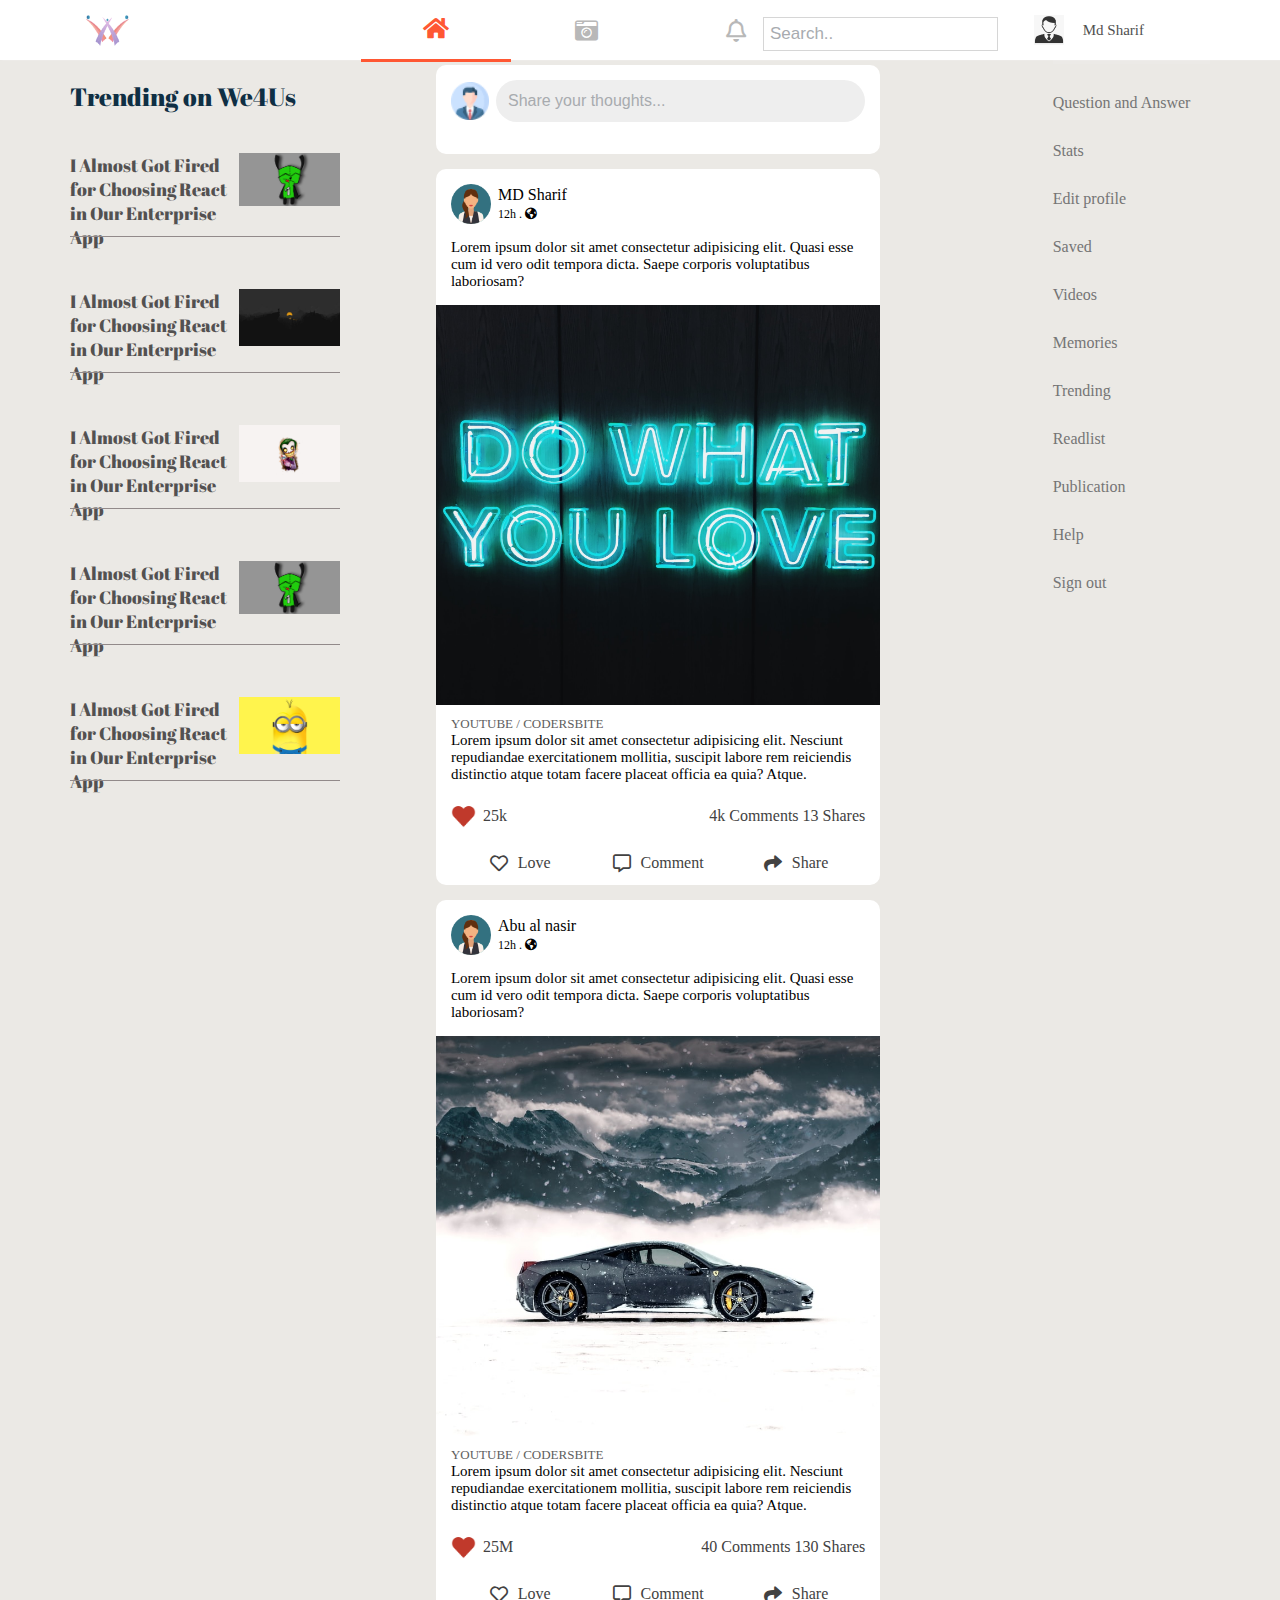
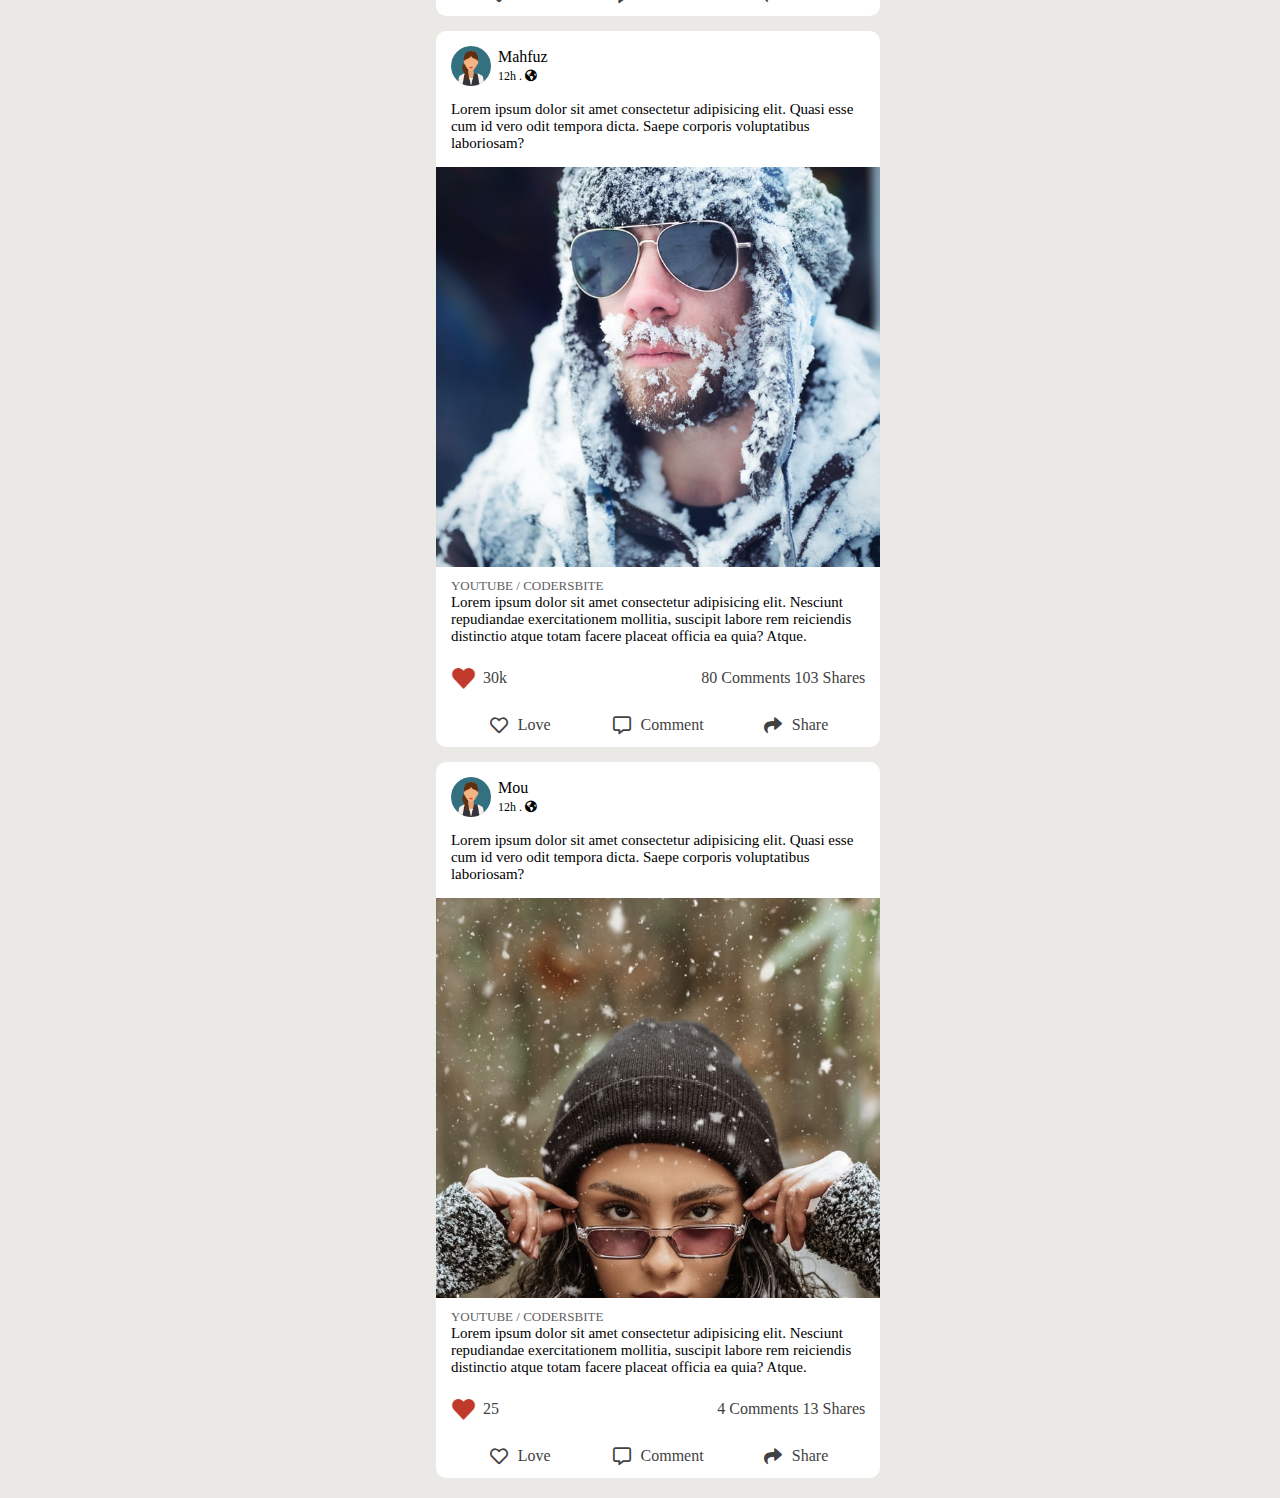
<file: index.html>
<!DOCTYPE html>
<html lang="en">

<head>
  <meta charset="UTF-8" />
  <meta name="viewport" content="width=device-width, initial-scale=1.0" />
  <title>We4Us</title>
  <link rel="stylesheet" href="https://cdnjs.cloudflare.com/ajax/libs/font-awesome/5.15.1/css/all.min.css"
    integrity="sha512-+4zCK9k+qNFUR5X+cKL9EIR+ZOhtIloNl9GIKS57V1MyNsYpYcUrUeQc9vNfzsWfV28IaLL3i96P9sdNyeRssA=="
    crossorigin="anonymous" />
  <link rel="preconnect" href="https://fonts.gstatic.com">
  <link href="https://fonts.googleapis.com/css2?family=Abril+Fatface&display=swap" rel="stylesheet">
  <link rel="stylesheet" href="./css/all.min.css">
  <link rel="stylesheet" href="./css/style.css" />
  
	<script src="https://code.jquery.com/jquery-3.4.1.min.js"></script>
	<script>
		$(document).ready(function(){
			$(".notification_icon .fa-bell").click(function(){
				$(".dropdown").toggleClass("active");
			})
		});
	</script>
</head>

<body>
  <div class="navbar">
    <div class="navbar_left">
      <img class="navbar_logo" src="images/temp.png" alt="temp" />

    </div>

    <div class="navbar_center">
      <a class="active_icon" href="#">
        <i class="fas fa-home"></i>
      </a>

      <a href="#">
        <i class="fas fa-camera-retro"></i>
      </a>

      <a href="#">
        <i class="far fa-bell"></i>
      </a>  
    </div>

    <div class="navbar_right">

      <div class="navbar_right_links">

        <input type="text" placeholder="Search..">

      </div>

      <div class="navbar_right_profile">
        <img src="./images/sharif.png" alt="profile" />
        <a href="pro.html"><span>Md Sharif</span></a>
      </div>

    </div>
  </div>
  
  <div class="content">
    <div class="content_left">

      <h3>Trending on We4Us</h3>

      <div class="first">
        <div class="first1">
          <div class="title">
            <h2><a href="#">I Almost Got Fired for Choosing React in Our Enterprise App</a></h2>
          </div>
        </div>
        <div class="first2">
          <img src="./images/1263556.jpg" alt="1263539">
        </div>
      </div>
      <div class="clr"></div>


      <div class="first">
        <div class="first1">
          <div class="title">
            <h2><a href="#">I Almost Got Fired for Choosing React in Our Enterprise App</a></h2>
          </div>
        </div>
        <div class="first2">
          <img src="./images/firewatch-dark-version-wallpaper.jpg" alt="firewatch">
        </div>
      </div>
      <div class="clr"></div>


      <div class="first">
        <div class="first1">
          <div class="title">
            <h2><a href="#">I Almost Got Fired for Choosing React in Our Enterprise App</a></h2>
          </div>
        </div>
        <div class="first2">
          <img src="./images/joker-cartoon-4k-artwork-lu-2048x1152.jpg" alt="joker">
        </div>
      </div>
      <div class="clr"></div>



      <div class="first">
        <div class="first1">
          <div class="title">
            <h2><a href="#">I Almost Got Fired for Choosing React in Our Enterprise App</a></h2>
          </div>
        </div>
        <div class="first2">
          <img src="./images/1263556.jpg" alt="1263539">
        </div>
      </div>
      <div class="clr"></div>



      <div class="first">
        <div class="first1">
          <div class="title">
            <h2><a href="#">I Almost Got Fired for Choosing React in Our Enterprise App</a></h2>
          </div>
        </div>
        <div class="first2">
          <img src="./images/1263539.jpg" alt="1263539">
        </div>
      </div>
      <div class="clr"></div>

    </div>

    <div class="content_center">

      <div class="media_container">
        <div class="share">
          <div class="share_upSide">
            <img src="assets/profile.png" alt="profile" />
            <input type="text" placeholder="Share your thoughts..." />
          </div>
          <hr />

        </div>
        <!-- news feed -->
        <div class="news_feed">
          <div class="news_feed_title">
            <img src="assets/user.png" alt="user" />
            <div class="news_feed_title_content">
              <p>MD Sharif</p>
              <span>12h . <i class="fas fa-globe-americas"></i></span>
            </div>
          </div>
          <div class="news_feed_description">
            <p class="news_feed_subtitle">
              Lorem ipsum dolor sit amet consectetur adipisicing elit. Quasi
              esse cum id vero odit tempora dicta. Saepe corporis voluptatibus
              laboriosam?
            </p>
            <img src="./images/love.jfif" alt="love" />
            <div class="news_feed_description_title">
              <span>YOUTUBE / CODERSBITE</span>
              <p>
                Lorem ipsum dolor sit amet consectetur adipisicing elit.
                Nesciunt repudiandae exercitationem mollitia, suscipit labore
                rem reiciendis distinctio atque totam facere placeat officia
                ea quia? Atque.
              </p>
            </div>
          </div>

          <div class="likes_area">
            <div class="emojis">
              <img src="./images/love.png" alt="love" />
              <!-- <img src="assets/emoji_surprised.png" alt="surprised" />
                <img src="assets/emoji_angry.png" alt="angry" /> -->
              <span>25k</span>
            </div>
            <div class="comment_counts">
              <span>4k Comments</span>
              <span>13 Shares</span>
            </div>
          </div>

          <div class="divider">
            <hr />
          </div>
          <div class="likes_buttons">
            <div class="likes_buttons_links">
              <i class="far fa-heart"></i>
              <span>Love</span>
            </div>
            <div class="likes_buttons_links">
              <i class="far fa-comment-alt"></i>
              <span>Comment</span>
            </div>
            <div class="likes_buttons_links">
              <i class="fas fa-share"></i>
              <span>Share</span>
            </div>
          </div>
        </div>


        <div class="news_feed">
          <div class="news_feed_title">
            <img src="assets/user.png" alt="user" />
            <div class="news_feed_title_content">
              <p>Abu al nasir</p>
              <span>12h . <i class="fas fa-globe-americas"></i></span>
            </div>
          </div>
          <div class="news_feed_description">
            <p class="news_feed_subtitle">
              Lorem ipsum dolor sit amet consectetur adipisicing elit. Quasi
              esse cum id vero odit tempora dicta. Saepe corporis voluptatibus
              laboriosam?
            </p>
            <img src="./images/car.jfif" alt="car" />
            <div class="news_feed_description_title">
              <span>YOUTUBE / CODERSBITE</span>
              <p>
                Lorem ipsum dolor sit amet consectetur adipisicing elit.
                Nesciunt repudiandae exercitationem mollitia, suscipit labore
                rem reiciendis distinctio atque totam facere placeat officia
                ea quia? Atque.
              </p>
            </div>
          </div>

          <div class="likes_area">
            <div class="emojis">
              <img src="./images/love.png" alt="love" />
              <!-- <img src="assets/emoji_surprised.png" alt="surprised" />
                <img src="assets/emoji_angry.png" alt="angry" /> -->
              <span>25M</span>
            </div>
            <div class="comment_counts">
              <span>40 Comments</span>
              <span>130 Shares</span>
            </div>
          </div>

          <div class="divider">
            <hr />
          </div>
          <div class="likes_buttons">
            <div class="likes_buttons_links">
              <i class="far fa-heart"></i>
              <span>Love</span>
            </div>
            <div class="likes_buttons_links">
              <i class="far fa-comment-alt"></i>
              <span>Comment</span>
            </div>
            <div class="likes_buttons_links">
              <i class="fas fa-share"></i>
              <span>Share</span>
            </div>
          </div>
        </div>

        <div class="news_feed">
          <div class="news_feed_title">
            <img src="assets/user.png" alt="user" />
            <div class="news_feed_title_content">
              <p>Mahfuz</p>
              <span>12h . <i class="fas fa-globe-americas"></i></span>
            </div>
          </div>
          <div class="news_feed_description">
            <p class="news_feed_subtitle">
              Lorem ipsum dolor sit amet consectetur adipisicing elit. Quasi
              esse cum id vero odit tempora dicta. Saepe corporis voluptatibus
              laboriosam?
            </p>
            <img src="./images/men.jfif" alt="men" />
            <div class="news_feed_description_title">
              <span>YOUTUBE / CODERSBITE</span>
              <p>
                Lorem ipsum dolor sit amet consectetur adipisicing elit.
                Nesciunt repudiandae exercitationem mollitia, suscipit labore
                rem reiciendis distinctio atque totam facere placeat officia
                ea quia? Atque.
              </p>
            </div>
          </div>

          <div class="likes_area">
            <div class="emojis">
              <img src="./images/love.png" alt="love" />
              <!-- <img src="assets/emoji_surprised.png" alt="surprised" />
                <img src="assets/emoji_angry.png" alt="angry" /> -->
              <span>30k</span>
            </div>
            <div class="comment_counts">
              <span>80 Comments</span>
              <span>103 Shares</span>
            </div>
          </div>

          <div class="divider">
            <hr />
          </div>
          <div class="likes_buttons">
            <div class="likes_buttons_links">
              <i class="far fa-heart"></i>
              <span>Love</span>
            </div>
            <div class="likes_buttons_links">
              <i class="far fa-comment-alt"></i>
              <span>Comment</span>
            </div>
            <div class="likes_buttons_links">
              <i class="fas fa-share"></i>
              <span>Share</span>
            </div>
          </div>
        </div>


        <div class="news_feed">
          <div class="news_feed_title">
            <img src="assets/user.png" alt="user" />
            <div class="news_feed_title_content">
              <p>Mou</p>
              <span>12h . <i class="fas fa-globe-americas"></i></span>
            </div>
          </div>
          <div class="news_feed_description">
            <p class="news_feed_subtitle">
              Lorem ipsum dolor sit amet consectetur adipisicing elit. Quasi
              esse cum id vero odit tempora dicta. Saepe corporis voluptatibus
              laboriosam?
            </p>
            <img src="./images/women.jfif" alt="women" />
            <div class="news_feed_description_title">
              <span>YOUTUBE / CODERSBITE</span>
              <p>
                Lorem ipsum dolor sit amet consectetur adipisicing elit.
                Nesciunt repudiandae exercitationem mollitia, suscipit labore
                rem reiciendis distinctio atque totam facere placeat officia
                ea quia? Atque.
              </p>
            </div>
          </div>

          <div class="likes_area">
            <div class="emojis">
              <img src="./images/love.png" alt="love" />
              <!-- <img src="assets/emoji_surprised.png" alt="surprised" />
                <img src="assets/emoji_angry.png" alt="angry" /> -->
              <span>25</span>
            </div>
            <div class="comment_counts">
              <span>4 Comments</span>
              <span>13 Shares</span>
            </div>
          </div>

          <div class="divider">
            <hr />
          </div>
          <div class="likes_buttons">
            <div class="likes_buttons_links">
              <i class="far fa-heart"></i>
              <span>Love</span>
            </div>
            <div class="likes_buttons_links">
              <i class="far fa-comment-alt"></i>
              <span>Comment</span>
            </div>
            <div class="likes_buttons_links">
              <i class="fas fa-share"></i>
              <span>Share</span>
            </div>
          </div>
        </div>


      </div>
    </div>

    <div class="content_right">
      <div class="content_right_inner">

        <div class="content_right_divider"></div>

        <div class="content_right_divider"></div>
        <div class="contacts">

        </div>
        <ul>
          <li>
            <a href="ans.html">
              <!-- <img src="assets/avatar1.png" alt="user" /> -->
              <span>Question and Answer</span>
            </a>
          </li>
          <li>
            <a href="#">
              <!-- <img src="assets/avatar2.png" alt="user" /> -->
              <span>Stats</span>
            </a>
          </li>
          <li>
            <a href="#">
              <!-- <img src="assets/avatar5.png" alt="user" /> -->
              <span>Edit profile</span>
            </a>
          </li>
          <li>
            <a href="#">
              <span>Saved</span>
            </a>
          </li>
          <li>
            <a href="#">
              <span>Videos</span>
            </a>
          </li>
          <li>
            <a href="#">
              <span>Memories</span>
            </a>
          </li>
          <li>
            <a href="#">
              <span>Trending</span>
            </a>
          </li>
          <li>
            <a href="#">
              <!-- <img src="assets/avatar3.png" alt="user" /> -->
              <span>Readlist</span>
            </a>
          </li>
          <li>
            <a href="#">
              <!-- <img src="assets/avatar4.png" alt="user" /> -->
              <span>Publication</span>
            </a>
          </li>
          <li>
            <a href="#">
              <span>Help</span>
            </a>
          </li>
          <li>
            <a href="log.html">
              <span>Sign out</span>
            </a>
          </li>
        </ul>
      </div>
    </div>
  </div>
  <script src="js/script1.js"></script>

</body>

</html>
</file>
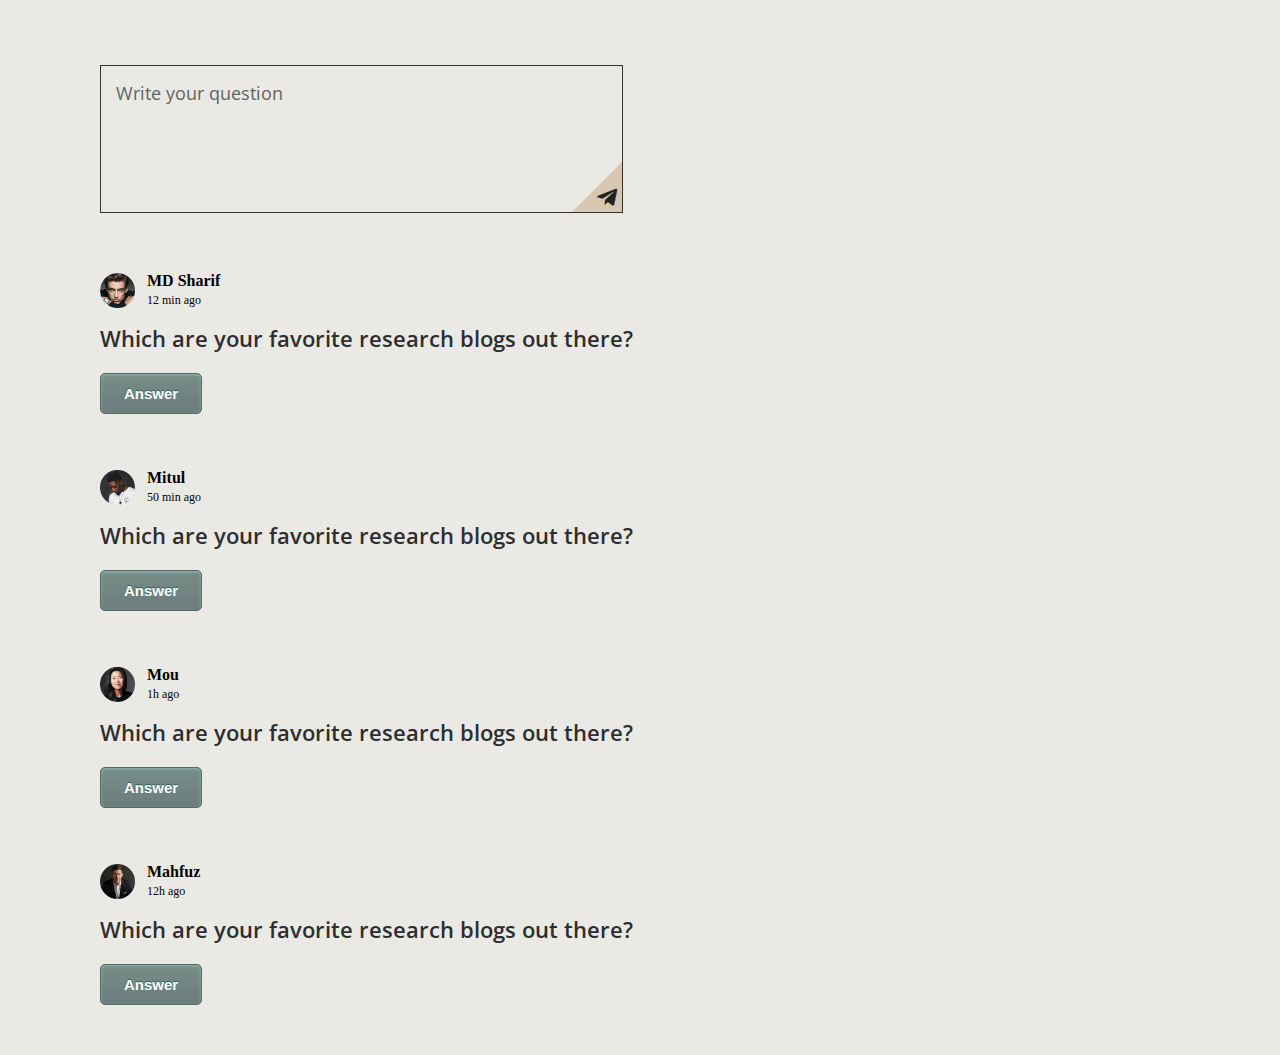
<file: ans.html>
<!DOCTYPE html>
<html lang="en">
<head>
    <meta charset="UTF-8">
    <meta http-equiv="X-UA-Compatible" content="IE=edge">
    <meta name="viewport" content="width=device-width, initial-scale=1.0">
    <title>Document</title>
    <link rel="preconnect" href="https://fonts.gstatic.com">
<link href="https://fonts.googleapis.com/css2?family=Abril+Fatface&family=Open+Sans:wght@600&display=swap" rel="stylesheet">
    <link rel="stylesheet" href="./css/all.min.css">
    <link rel="stylesheet" href="./css/ans.css">
</head>
<body>
    <section id="qus-part">
        <form>
            <div class="message">
                <textarea placeholder="Write your question"></textarea>   
            </div>
            <button><i class="fab fa-telegram-plane"></i></button>
        </form>
        <div class="qus">
            <div class="news_feed_title">
                <img src="images/not_1.png" alt="user" />
                <div class="news_feed_title_content">
                  <p>MD Sharif</p>
                  <span>12 min ago</span>
                </div>
              </div>
            <h3>Which are your favorite research blogs out there?</h3>
            <div class="btn">
                <a href="#" class="myButton">Answer</a>
            </div>
        </div>
        <div class="qus">
            <div class="news_feed_title">
                <img src="images/not_2.png" alt="user" />
                <div class="news_feed_title_content">
                  <p>Mitul</p>
                  <span>50 min ago</span>
                </div>
              </div>
            <h3>Which are your favorite research blogs out there?</h3>
            <div class="btn">
                <a href="#" class="myButton">Answer</a>
            </div>
        </div>
        <div class="qus">
            <div class="news_feed_title">
                <img src="images/not_3.png" alt="user" />
                <div class="news_feed_title_content">
                  <p>Mou</p>
                  <span>1h ago</span>
                </div>
              </div>
            <h3>Which are your favorite research blogs out there?</h3>
            <div class="btn">
                <a href="#" class="myButton">Answer</a>
            </div>
        </div>
        <div class="qus">
            <div class="news_feed_title">
                <img src="images/not_4.png" alt="user" />
                <div class="news_feed_title_content">
                  <p>Mahfuz</p>
                  <span>12h ago</span>
                </div>
              </div>
            <h3>Which are your favorite research blogs out there?</h3>
            <div class="btn">
                <a href="#" class="myButton">Answer</a>
            </div>
        </div>


    </section>
</body>
</html>
</file>
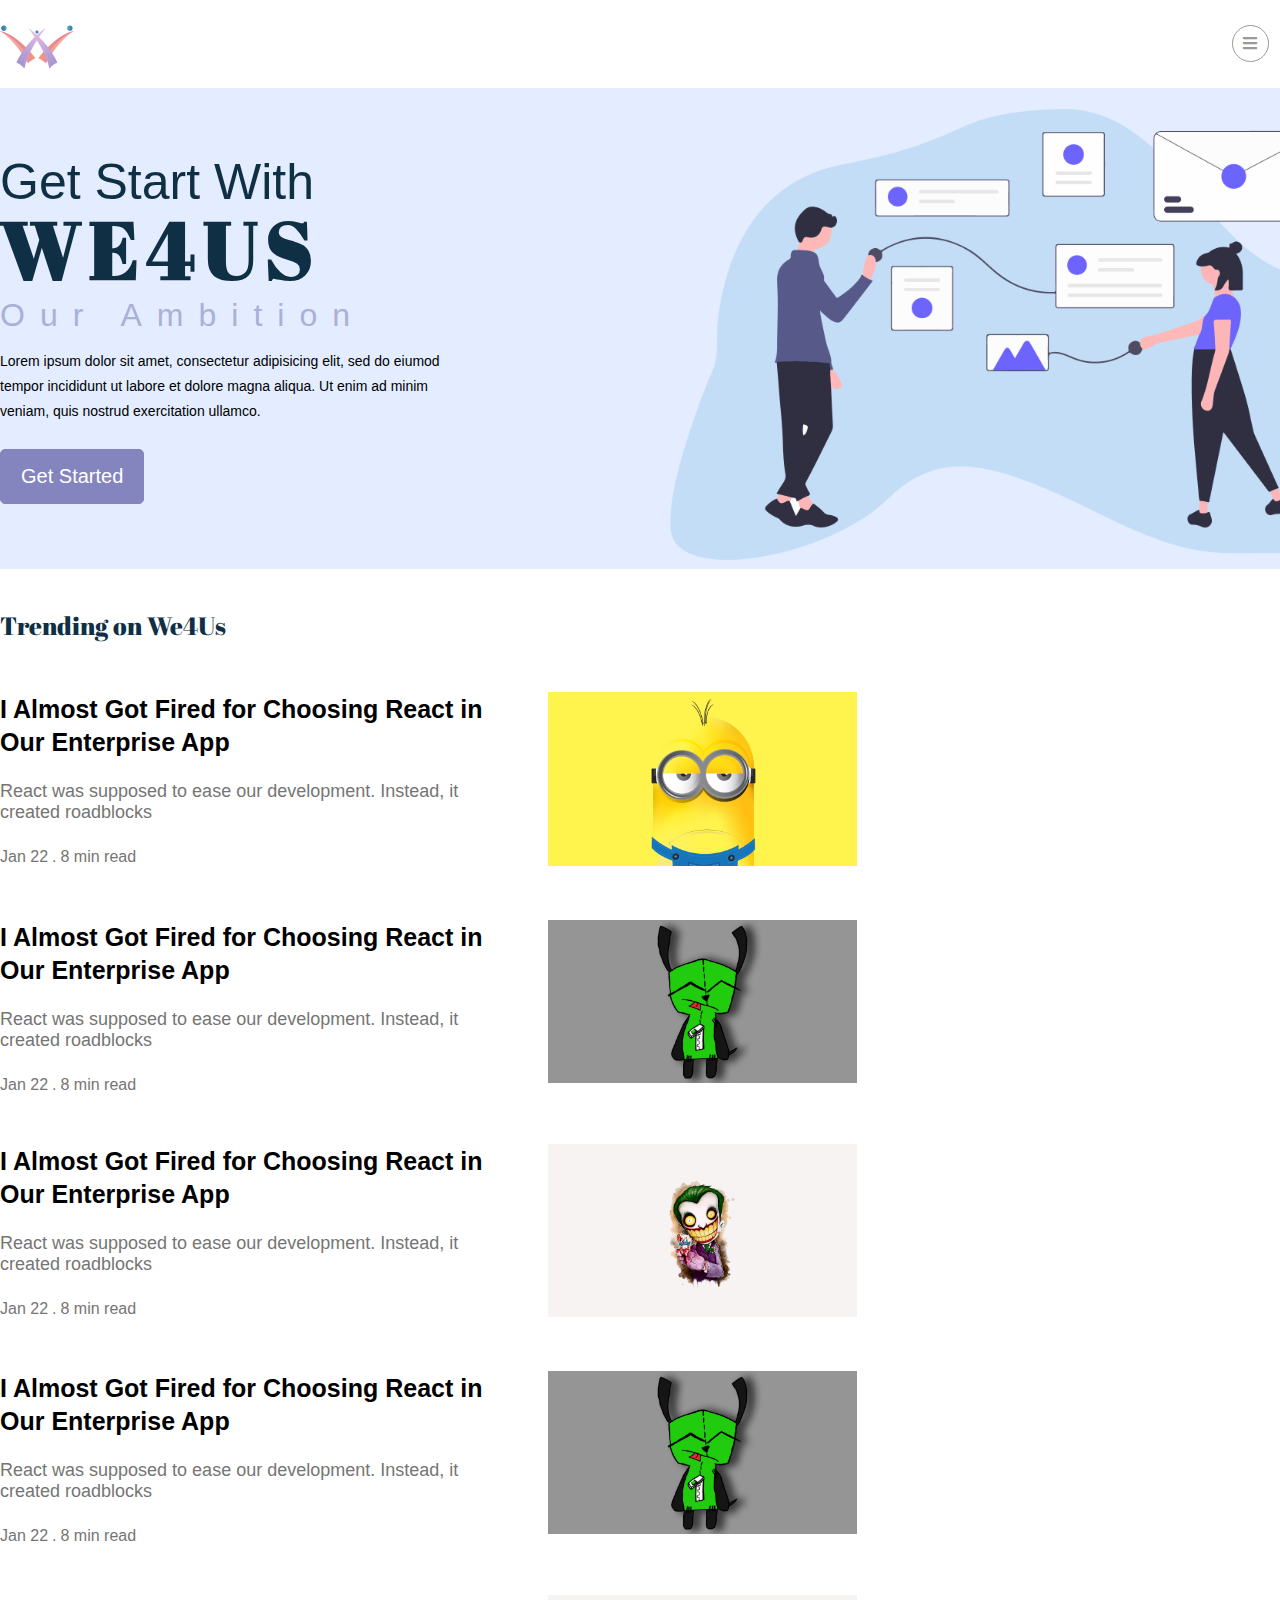
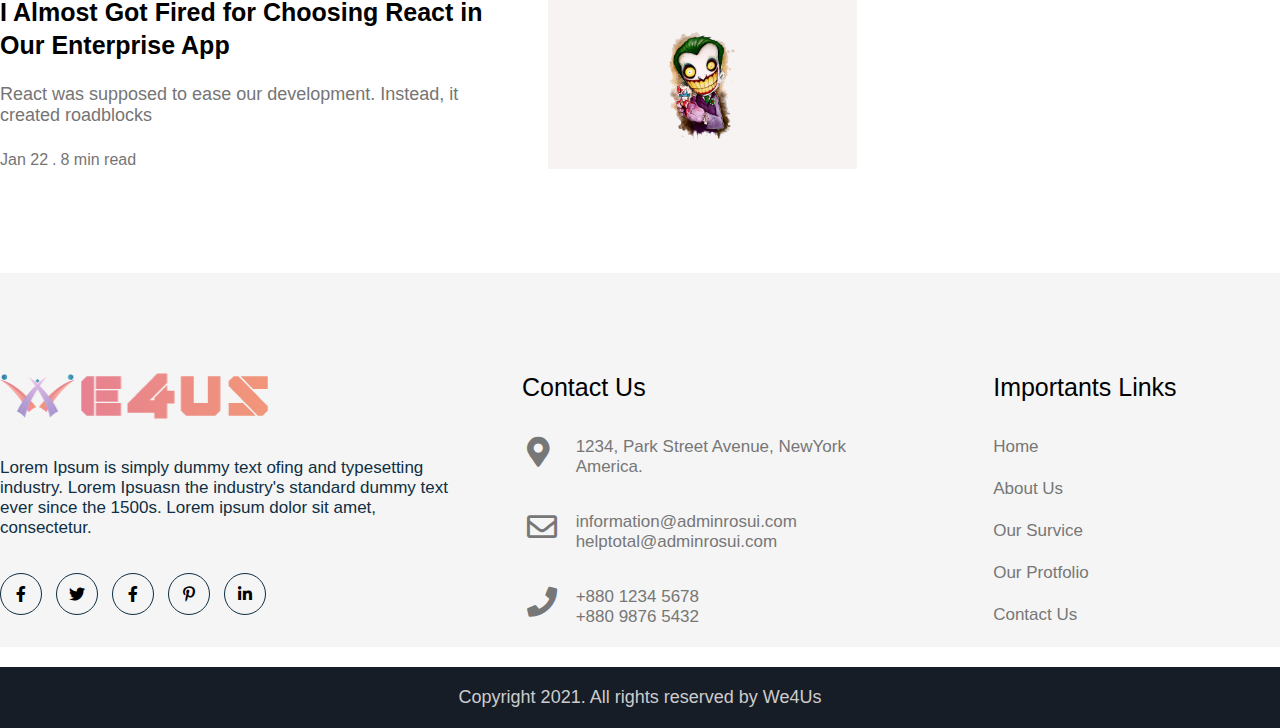
<file: index1.html>
<!DOCTYPE html>
<html lang="en">

<head>
    <meta charset="UTF-8">
    <meta http-equiv="X-UA-Compatible" content="IE=edge">
    <meta name="viewport" content="width=device-width, initial-scale=1.0">
    <title>main</title>
    <link rel="preconnect" href="https://fonts.gstatic.com">
    <link href="https://fonts.googleapis.com/css2?family=Abril+Fatface&display=swap" rel="stylesheet">

    <link rel="stylesheet" href="https://stackpath.bootstrapcdn.com/font-awesome/4.7.0/css/font-awesome.min.css"
        integrity="sha384-wvfXpqpZZVQGK6TAh5PVlGOfQNHSoD2xbE+QkPxCAFlNEevoEH3Sl0sibVcOQVnN" crossorigin="anonymous">
    <link rel="stylesheet" href="./css/all.min.css">
    <link rel="stylesheet" href="./css/venobox.css">
    <link rel="stylesheet" href="./css/style1.css">
</head>

<body>

    <!-- ====================================
        navbar-part start 
    ========================================== -->

    <nav>
        <div class="container">
            <div class="logo">
                <img src="images/temp.png" alt="final">
            </div>
            <div class="nav-item">
                <ul class="close-part">
                    <li><a href="#">Home</a></li>
                    <li><a href="#">About us</a></li>
                    <!-- <li><a href="#">Our services</a></li>
                    <li><a href="#">Protfolio</a></li>
                    <li><a href="#">Blog</a></li> -->
                    <li><a href="#">Contact</a></li>
                </ul>
            </div>
            <div class="icon">
                <i class="fa fa-bars close"></i>
                <i class="fa fa-search srch"></i>
            </div>
        </div>
        <div class="clr"></div>
    </nav>

    <!-- ====================================
        navbar-part end 
    ========================================== -->

    <!-- ===================================
               search part start
            =================================-->

    <section id="search-part">
        <i class="fas fa-times crs"></i>
    </section>

    <!-- ===================================
               search part end
            =================================-->

    <!-- =========================\
                  banner part start
                ========================= -->

    <section id="banner-part">
        <div class="container">
            <h3>Get Start With</h3>
            <h1>We4Us</h1>
            <h4>Our Ambition</h4>
            <p>Lorem ipsum dolor sit amet, consectetur adipisicing elit, sed do eiumod tempor incididunt ut labore et
                dolore magna aliqua. Ut enim ad minim veniam, quis nostrud exercitation ullamco.</p>
            <a class="btn1" href="log.html">Get Started</a>


        </div>
    </section>

    <!-- =========================\
                              banner part start
                            ========================= -->

    <!-- ====================================
                                tranding-part start
                            ======================================== -->

    <section id="tranding-part">

        <div class="container">
            <div class="title">
                <h2 id="we4us">Trending on We4Us</h2>
            </div>
            <div class="first">
                <div class="first1">
                    <div class="title">
                        <h2><a href="#">I Almost Got Fired for Choosing React in Our Enterprise App</a></h2>
                        <p>React was supposed to ease our development. Instead, it created roadblocks</p>
                        <div class="date">
                            <span>Jan 22</span> <span>.</span> <span>8 min read</span>
                        </div>
                    </div>
                </div>
                <div class="first2">
                    <img src="./images/1263539.jpg" alt="1263539">
                </div>
            </div>
            <div class="clr"></div>


            <div class="first">
                <div class="first1">
                    <div class="title">
                        <h2><a href="#">I Almost Got Fired for Choosing React in Our Enterprise App</a></h2>
                        <p>React was supposed to ease our development. Instead, it created roadblocks</p>
                        <div class="date">
                            <span>Jan 22</span> <span>.</span> <span>8 min read</span>
                        </div>
                    </div>
                </div>
                <div class="first2">
                    <img src="./images/1263556.jpg" alt="1263556">
                </div>
            </div>
            <div class="clr"></div>


            <div class="first">
                <div class="first1">
                    <div class="title">
                        <h2><a href="#">I Almost Got Fired for Choosing React in Our Enterprise App</a></h2>
                        <p>React was supposed to ease our development. Instead, it created roadblocks</p>
                        <div class="date">
                            <span>Jan 22</span> <span>.</span> <span>8 min read</span>
                        </div>
                    </div>
                </div>
                <div class="first2">
                    <img src="./images/joker-cartoon-4k-artwork-lu-2048x1152.jpg"
                        alt="joker-cartoon-4k-artwork-lu-2048x1152">
                </div>
            </div>
            <div class="clr"></div>


            <div class="first">
                <div class="first1">
                    <div class="title">
                        <h2><a href="#">I Almost Got Fired for Choosing React in Our Enterprise App</a></h2>
                        <p>React was supposed to ease our development. Instead, it created roadblocks</p>
                        <div class="date">
                            <span>Jan 22</span> <span>.</span> <span>8 min read</span>
                        </div>
                    </div>
                </div>
                <div class="first2">
                    <img src="./images/1263556.jpg" alt="1263556">
                </div>
            </div>
            <div class="clr"></div>

            <div class="first">
                <div class="first1">
                    <div class="title">
                        <h2><a href="#">I Almost Got Fired for Choosing React in Our Enterprise App</a></h2>
                        <p>React was supposed to ease our development. Instead, it created roadblocks</p>
                        <div class="date">
                            <span>Jan 22</span> <span>.</span> <span>8 min read</span>
                        </div>
                    </div>
                </div>
                <div class="first2">
                    <img src="./images/joker-cartoon-4k-artwork-lu-2048x1152.jpg"
                        alt="joker-cartoon-4k-artwork-lu-2048x1152">
                </div>
            </div>
            <div class="clr"></div>

            <!-- <div class="second"></div>
                                    <div class="third"></div> -->
        </div>
    </section>

    <!-- ====================================
                                tranding-part end
                            ======================================== -->


    <!-- =========================================
                                footer-part start
                            ============================================== -->

    <section id="footer-part">
        <div class="container">
            <div class="logo">
                <img src="images/under.png" alt="under">
                <p>Lorem Ipsum is simply dummy text ofing and typesetting industry.
                    Lorem Ipsuasn the industry's standard dummy text ever since the 1500s.
                    Lorem ipsum dolor sit amet, consectetur.</p>
                <i class="fab fa-facebook-f"></i>
                <i class="fab fa-twitter"></i>
                <i class="fab fa-facebook-f"></i>
                <i class="fab fa-pinterest-p"></i>
                <i class="fab fa-linkedin-in"></i>
            </div>
            <div class="contact">
                <h3>Contact Us</h3>

                <div class="icon">

                    <div class="first">
                        <i class="fas fa-map-marker-alt"></i>
                        <div class="text">
                            <p>1234, Park Street Avenue, NewYork
                                America.</p>
                        </div>
                        <div class="clr"></div>
                    </div>

                    <div class="second">
                        <div class="icon">
                            <i class="far fa-envelope"></i>
                        </div>
                        <div class="text">
                            <p>
                                information@adminrosui.com
                                helptotal@adminrosui.com
                            </p>
                        </div>
                        <div class="clr"></div>
                    </div>

                    <div class="third">
                        <div class="icon">
                            <i class="fas fa-phone"></i>
                        </div>
                        <div class="text">
                            <p>
                            <ul>
                                <li> +880 1234 5678</li>
                                <li>+880 9876 5432</li>
                            </ul>
                            </p>
                        </div>
                        <div class="clr"></div>
                    </div>
                </div>
            </div>
            <div class="link">
                <h3>Importants Links</h3>
                <div class="text">
                    <ul>
                        <li>Home</li>
                        <li>About Us</li>
                        <li>Our Survice</li>
                        <li>Our Protfolio</li>
                        <li>Contact Us</li>
                    </ul>
                </div>
            </div>
        </div>
        <div class="clr"></div>
    </section>

    <!-- =========================================
                                footer-part end
                            ============================================== -->

    <footer>
        <p>Copyright 2021. All rights reserved by We4Us</p>
    </footer>





    <script src="./js/jquery-1.12.4.min.js"></script>
    <script src="./js/venobox.min.js"></script>
    <script src="./js/js1.js"></script>

</body>

</html>
</file>
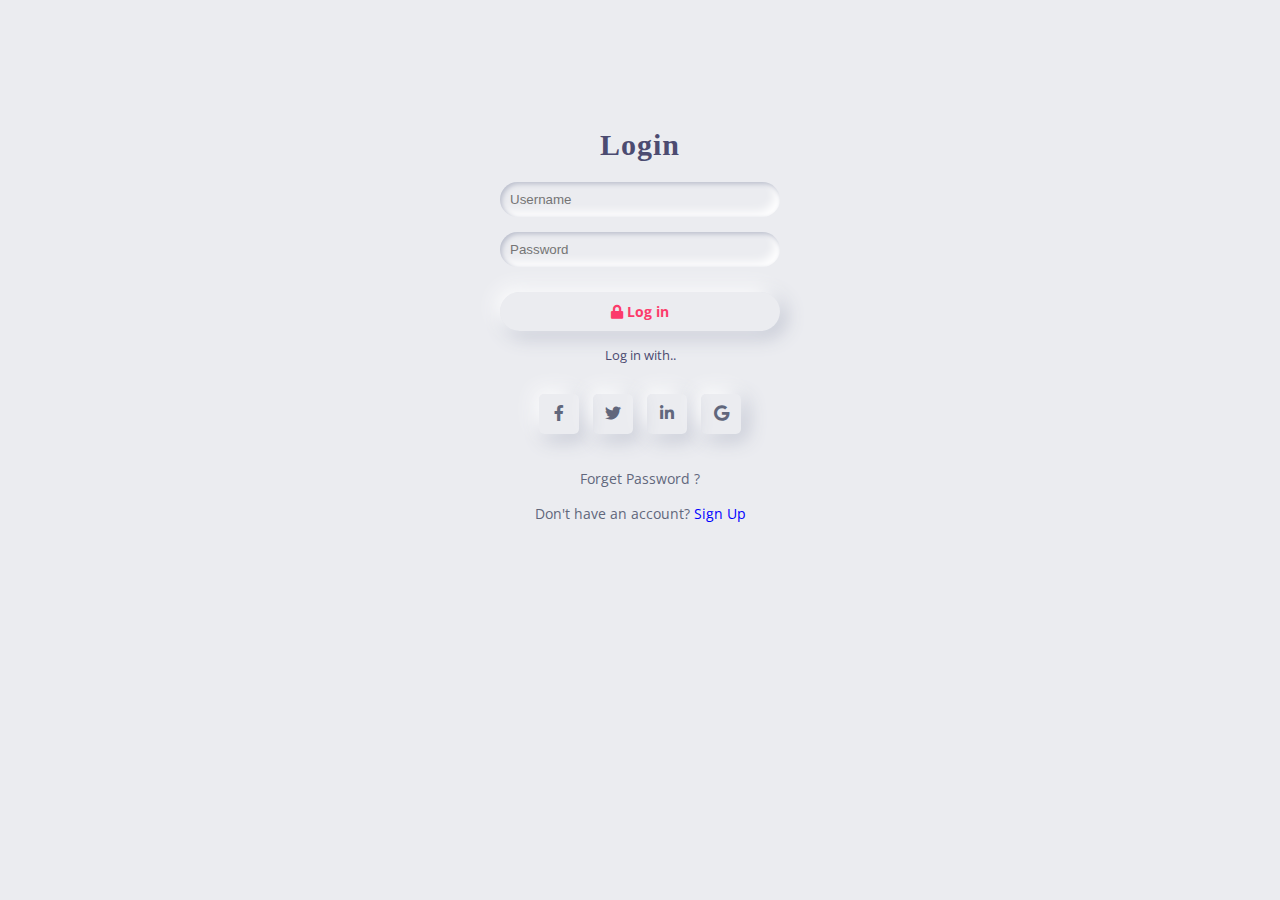
<file: log.html>
<!DOCTYPE html>
<html lang="en">

<head>
    <meta charset="UTF-8">
    <meta http-equiv="X-UA-Compatible" content="IE=edge">
    <meta name="viewport" content="width=device-width, initial-scale=1.0">
    <title>Document</title>
    <link rel="preconnect" href="https://fonts.gstatic.com">
    <link href="https://fonts.googleapis.com/css2?family=Open+Sans:wght@400;600;700&display=swap" rel="stylesheet">
    <link rel="stylesheet" href="./css/all.min.css">
    <link rel="stylesheet" href="./css/log.css">
</head>

<body>

    <form>
            <h1>Login</h1>
            <input type="text" placeholder="Username">
            <input type="password" placeholder="Password">
            <button class="red" type="button"><a href="index.html"><i class="fas fa-lock"></i> Log in</a></button>
            <p>Log in with..</p>
            <ul>
                <li><a href="#"><i class="fab fa-facebook-f face"></i></a></li>
                <li><a href="#"><i class="fab fa-twitter twiter"></i></a></li>
                <li><a href="#"><i class="fab fa-linkedin-in linkedin"></i></a></li>
                <li><a href="#"><i class="fab fa-google google"></i></a></li>
            </ul>
            <h3 class="pass"><a href="#">Forget Password ?</a></h3>
            <h3><a href="reg.html">Don't have an account? <span>Sign Up</span> </a></h3>
    </form>
</body>

</html>
</file>
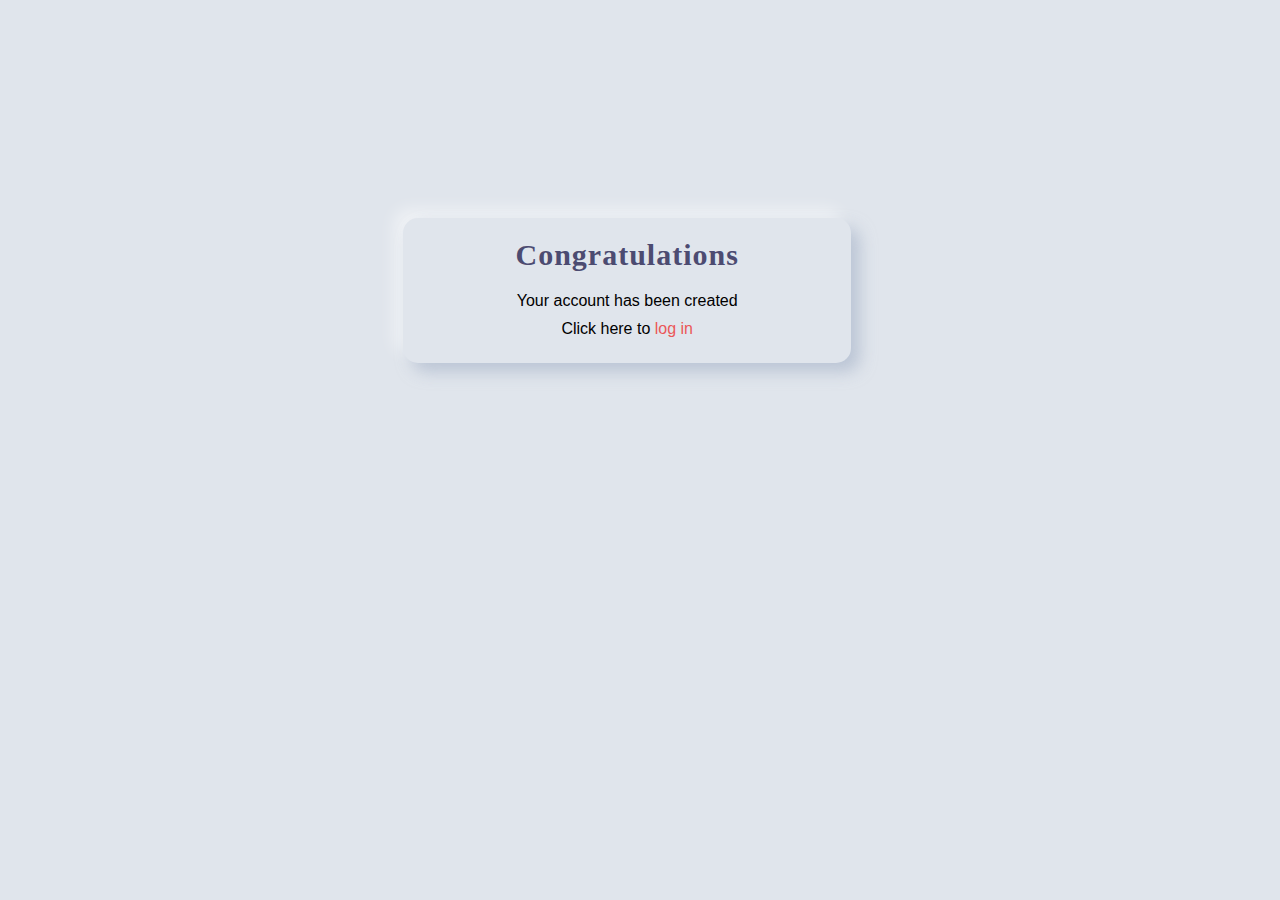
<file: pop.html>
<!DOCTYPE html>
<html lang="en">
<head>
    <meta charset="UTF-8">
    <meta http-equiv="X-UA-Compatible" content="IE=edge">
    <meta name="viewport" content="width=device-width, initial-scale=1.0">
    <title>Confirmation</title>
    <link rel="preconnect" href="https://fonts.gstatic.com">
    <link href="https://fonts.googleapis.com/css2?family=Abril+Fatface&display=swap" rel="stylesheet">

    <link rel="stylesheet" href="https://stackpath.bootstrapcdn.com/font-awesome/4.7.0/css/font-awesome.min.css"
        integrity="sha384-wvfXpqpZZVQGK6TAh5PVlGOfQNHSoD2xbE+QkPxCAFlNEevoEH3Sl0sibVcOQVnN" crossorigin="anonymous">
    <link rel="stylesheet" href="./css/all.min.css">
    <link rel="stylesheet" href="./css/pop.css">
</head>
<body>

    <div class="warpper fl">
        <div class="from">
            <h1> Congratulations</h1>
                <p>Your account has been created</p>
                <p id="log"> Click here to <a href="log.html">log in</a></p>
        </div>
    </div>
    
</body>
</html>
</file>
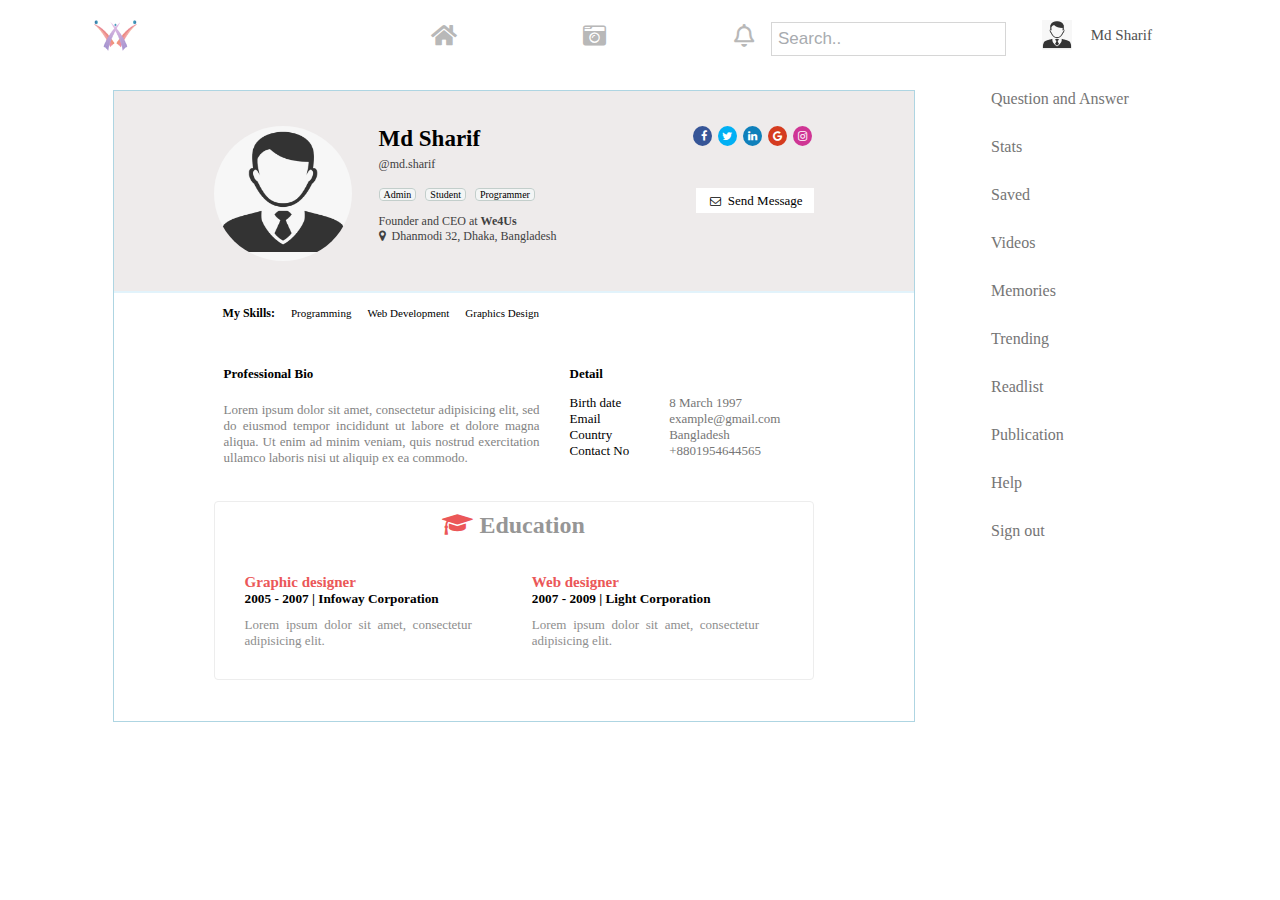
<file: pro.html>
<!DOCTYPE html>
<html>

<head>
	<title>Profile</title>
	<link rel="stylesheet" href="https://cdnjs.cloudflare.com/ajax/libs/font-awesome/5.15.1/css/all.min.css"
		integrity="sha512-+4zCK9k+qNFUR5X+cKL9EIR+ZOhtIloNl9GIKS57V1MyNsYpYcUrUeQc9vNfzsWfV28IaLL3i96P9sdNyeRssA=="
		crossorigin="anonymous" />
	<link rel="preconnect" href="https://fonts.gstatic.com">
	<link href="https://fonts.googleapis.com/css2?family=Abril+Fatface&display=swap" rel="stylesheet">
	<link rel="stylesheet" href="./css/all.min.css">
	<link rel="stylesheet" type="text/css" href="./css/custom.css">
	<link rel="stylesheet" type="text/css"
		href="https://maxcdn.bootstrapcdn.com/font-awesome/4.7.0/css/font-awesome.min.css">
	<script src="https://cdnjs.cloudflare.com/ajax/libs/jquery/3.2.1/jquery.min.js"></script>
</head>

<body>


	<div class="navbar">
		<div class="navbar_left">
			<img class="navbar_logo" src="images/temp.png" alt="temp" />

		</div>

		<div class="navbar_center">
			<a class="active_icon" href="#">
				<i class="fas fa-home"></i>
			</a>

			<a href="#">
				<i class="fas fa-camera-retro"></i>
			</a>

			<a href="#">
				<i class="far fa-bell"></i>
			</a>
		</div>

		<div class="navbar_right">

			<div class="navbar_right_links">

				<input type="text" placeholder="Search..">

			</div>

			<div class="navbar_right_profile">
				<img src="./images/sharif.png" alt="profile" />
				<a href="pro.html"><span>Md Sharif</span></a>
			</div>

		</div>
	</div>




















	<div class="right">
		<div class="profile-main">
			<div class="profile-header">
				<div class="user-detail">
					<div class="user-image">
						<img src="./images/sharif.png">
					</div>
					<div class="user-data">

						<!-- #<?php
						//require 'address of dbconfig.php';
						
						//$query = "SELECT * FROM reginfo";
						//$query_run = musqli_query($connection, $query);
						//$check_data = mysqli.num_rows() > 0;
						
						//if()
						//{
						//
						//
						
						#?> -->

						<p>
						<h2>Md Sharif</h2><br>
						<p>@md.sharif</p>
						<span class="post-label">Admin</span>
						<span class="post-label">Student</span>
						<span class="post-label">Programmer</span>
						<p>Founder and CEO at <strong>We4Us</strong><br>
							<i class="fa fa-map-marker" aria-hidden="true"></i>  Dhanmodi 32, Dhaka, Bangladesh
						</p>
					</div>
					<div class="social-icons">
						<i class="fa fa-facebook"></i>
						<i class="fa fa-twitter"></i>
						<i class="fa fa-linkedin"></i>
						<i class="fa fa-google"></i>
						<i class="fa fa-instagram"></i>
						<a href="#" type="button" class="msg-btn"><i class="fa fa-envelope-o"
								aria-hidden="true"></i>Send Message</a>
					</div>
				</div>
				<div class="tab-panel-main">
					<!-- <ul class="tabs">
						<li class="tab-link current" data-tab="Basic-detail">About</li>
					</ul> -->
					<div id="Basic-detail" class="tab-content current">
						<div class="skill-box">
							<ul>
								<li><strong>My Skills:</strong></li>
								<li>Programming</li>
								<li>Web Development</li>
								<li>Graphics Design</li>
							</ul>
						</div>
						<div class="bio-box">
							<div class="heading">
								<p>Professional Bio
									<!-- <label>10 Year Experience</label></p> -->
							</div>
							<div class="desc">
								Lorem ipsum dolor sit amet, consectetur adipisicing elit, sed do eiusmod
								tempor incididunt ut labore et dolore magna aliqua. Ut enim ad minim veniam,
								quis nostrud exercitation ullamco laboris nisi ut aliquip ex ea commodo.
							</div>
						</div>
						<div class="detail-box">
							<p>Detail</p>
							<ul class="ul-first">
								<li>Birth date</li>
								<li>Email</li>
								<li>Country</li>
								<li>Contact No</li>
							</ul>
							<ul class="ul-second">
								<li>8 March 1997</li>
								<li>example@gmail.com</li>
								<li>Bangladesh</li>
								<li>+8801954644565</li>
							</ul>
						</div>
					</div>
					<div id="Edu-detail" class="tab-content">
						<div class="Edu-box-main">
							<h2><i class="fa fa-graduation-cap" aria-hidden="true"></i> Education</h2>
							<div class="Edu-box">
								<h5><span>Graphic designer</span> <br>
									2005 - 2007 | Infoway Corporation</h5>
								<p>Lorem ipsum dolor sit amet, consectetur adipisicing elit.</p>
							</div>
							<div class="Edu-box">
								<h5><span>Web designer</span> <br>
									2007 - 2009 | Light Corporation</h5>
								<p>Lorem ipsum dolor sit amet, consectetur adipisicing elit.</p>
							</div>
						</div>
					</div>
				</div>
			</div>
			<div style="clear: both;"></div>
		</div>

	</div>











	<div class="content_right">
		<div class="content_right_inner">

			<div class="content_right_divider"></div>

			<div class="content_right_divider"></div>
			<div class="contacts">

			</div>
			<ul>
				<li>
					<a href="ans.html">
						<!-- <img src="assets/avatar1.png" alt="user" /> -->
						<span>Question and Answer</span>
					</a>
				</li>
				<li>
					<a href="#">
						<!-- <img src="assets/avatar2.png" alt="user" /> -->
						<span>Stats</span>
					</a>
				</li>
				<!-- <li>
					<a href="#">
						<img src="assets/avatar5.png" alt="user" />
						<span>Edit profile</span>
					</a>
				</li> -->
				<li>
					<a href="#">
						<span>Saved</span>
					</a>
				</li>
				<li>
					<a href="#">
						<span>Videos</span>
					</a>
				</li>
				<li>
					<a href="#">
						<span>Memories</span>
					</a>
				</li>
				<li>
					<a href="#">
						<span>Trending</span>
					</a>
				</li>
				<li>
					<a href="#">
						<!-- <img src="assets/avatar3.png" alt="user" /> -->
						<span>Readlist</span>
					</a>
				</li>
				<li>
					<a href="#">
						<!-- <img src="assets/avatar4.png" alt="user" /> -->
						<span>Publication</span>
					</a>
				</li>
				<li>
					<a href="#">
						<span>Help</span>
					</a>
				</li>
				<li>
					<a href="log.html">
						<span>Sign out</span>
					</a>
				</li>
			</ul>
		</div>
	</div>

	<div class="clr"></div>


	


	<script type="text/javascript">
		$(document).ready(function () {
			$('ul.tabs li').click(function () {
				var tab_id = $(this).attr('data-tab');

				$('ul.tabs li').removeClass('current');
				$('.tab-content').removeClass('current');

				$(this).addClass('current');
				$("#" + tab_id).addClass('current');
			});
		});
	</script>

	
</body>

</html>
</file>
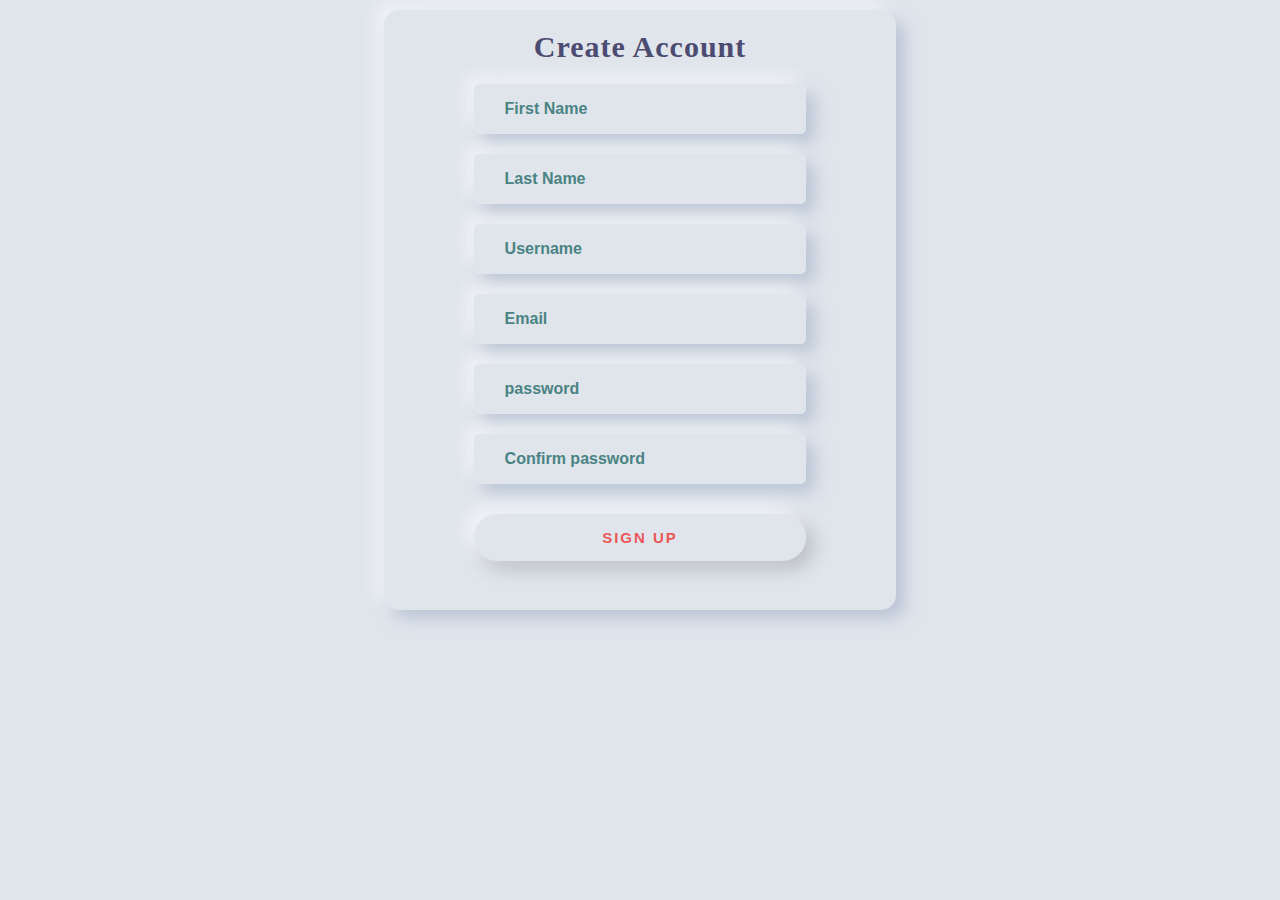
<file: reg.html>
<!DOCTYPE html>
<html lang="en">

<head>
    <meta charset="UTF-8">
    <meta name="viewport" content="width=device-width, initial-scale=1.0">
    <link rel="preconnect" href="https://fonts.gstatic.com">
    <link href="https://fonts.googleapis.com/css2?family=Abril+Fatface&display=swap" rel="stylesheet">

    <link rel="stylesheet" href="https://stackpath.bootstrapcdn.com/font-awesome/4.7.0/css/font-awesome.min.css"
        integrity="sha384-wvfXpqpZZVQGK6TAh5PVlGOfQNHSoD2xbE+QkPxCAFlNEevoEH3Sl0sibVcOQVnN" crossorigin="anonymous">
    <link rel="stylesheet" href="./css/all.min.css">
    <link href="./css/reg.css" rel="stylesheet">
    <title>singup</title>
</head>

<body>
    <div class="warpper fl">
        <div class="from">
            <h1>
                Create Account</h1>
            <form action = "regconnect.py" type = "sentMessage" method="POST">
                <p>
                    <input type="text" name="fname" placeholder="First Name" class="intpt" required>
                </p>
                <p>
                    <input type="text" name="lname" placeholder="Last Name" class="intpt" required>
                </p>
                <p>
                    <input type="text" name="uname" placeholder="Username" class="intpt" required>
                </p>
                <p>
                    <input type="email" name="email" placeholder="Email" class="intpt" required>
                </p>
                <p>
                    <input type="password" name="passs" placeholder="password" class="intpt" required>
                </p>
                <p>
                    <input type="password" name="repass" placeholder="Confirm password" class="intpt" required>
                </p>
                <div class="bott">
                    
                        <p>
                              <input type="submit" value="Sign Up" class="btn fl sub">
                        </p>
 

                    
                    <!-- <p>
                        <input type="reset" type="sub" value="Reset" class="btn fr res">
                    </p> -->
                </div>


                <!-- <div class="box">
                    <a class="button" href="#popup1">Sign up</a>
                </div>
                
                <div id="popup1" class="overlay">
                    <div class="popup">
                        <h2>Congratulations</h2>
                        <a class="close" href="#">&times;</a>
                        <div class="content">
                            Your registration successfully done
                        </div>
                        <p>Go to<a href="log.html">log in</a></p>
                    </div>
                </div> -->

            </form>
        </div>
    </div>
</body>

</html>
</file>
<file: css/style.css>
* {
  margin: 0;
}

body {
  font-family: "Segoe UI";
  box-sizing: border-box;
  background: #ebe9e5;
  overflow-x: hidden;
}
.title p
{
    font-family: 'Open Sans', sans-serif;
    font-size: 14px;
    font-weight: 300;
    color: #0f2f44;
}

ul,ol
{
    list-style: none;
}

a
{
    text-decoration: none;
}


.clr
{
    clear: both;
}

.title p
{
    font-family: 'Open Sans', sans-serif;
    font-size: 14px;
    font-weight: 300;
    color: #0f2f44;
}


 .title h2
{
    font-family: 'Abril Fatface', cursive;
    font-size: 32px;
    font-weight: 300;
    color: #0f2f44;
}

ul,ol
{
    list-style: none;
}


.navbar {
  background: #fff;
  width: 100vw;
  padding: 0 20px 0 20px;
  height: 60px;
  display: flex;
  justify-content: space-between;
  align-items: center;
  box-shadow: 0 2px 2px -2px rgba(255, 255, 255, 0.4);
  position: relative;
  
}

.navbar_left {
  width: 25%;
  display: flex;
  align-items: center;
}

.navbar_logo {
  width: 43px;
  height: 31px;
  margin-right: 5px;
  margin-left: 66px;
}

.input-icons i {
  position: absolute;
}

.input-icons {
  width: 100%;
}

.icon {
  padding: 13px 10px;
  color: #a8abaf;
  min-width: 20px;
  text-align: center;
  margin-right: 20px;
}

.input-field {
  width: 50%;
  padding: 12px 0 12px 35px;
  background: #3a3b3c;
  border: none;
  border-radius: 25px;
  font-size: 15px;
  color: #a8abaf;
}

.input-field:focus {
  outline: none;
}

::placeholder {
  color: #a8abaf;
}

.navbar_center {
  width: 50%;
  text-align: center;
  display: flex;
  justify-content: center;
  align-items: center;
}

.navbar_center a {
  width: 150px;
  height: 60px;
  display: flex;
  justify-content: center;
  align-items: center;
  transition: 0.2s;
}

.navbar_center a:hover {
  background: #e4e4e4;
  border-radius: 10px;
  height: 55px;
  border: none;
}

.active_icon {
  border-bottom: 3px solid #FF5733;
}
.active_icon i {
  color: #FF5733 !important;
}

.navbar a,
.navbar a i {
  text-decoration: none;
  color: #b8b8b8;
  font-size: 23px;
}




.navbar_right {
  width: 25%;
  text-align: right;
  display: flex;
  justify-content: flex-end;
  align-items: center;
  margin-right: 111px;
}

.navbar_right_profile {
  display: flex;
  align-items: center;
  height: 40px;
  margin-right: 45px;
  transition: 0.2s;
}

.navbar_right_profile:hover {
  /* background: #e0e0e0;
  border-radius: 25px;
  padding: 0 5px; */
  cursor: pointer;
}

.navbar_right_profile img {
  width: 30px;
  height: 30px;
  margin-right: 5px;
}

.navbar_right_profile a
{
  display: contents;
}

.navbar_right_profile  span {
  color: #505050;
  font-size: 15px;
  font-weight: 500;
  width: 75px;
}


.navbar_right_links input[type=text] {
  float: right;
  padding: 6px;
  border: none;
  margin-top: 8px;
  margin-right: 36px;
  font-size: 17px;
  border: 1px solid rgb(214, 214, 214);
  outline: none;
}

@media screen and (max-width: 700px) {
 .navbar_right_links input[type=text] {
    float: none;
    display: block;
    text-align: left;
    width: 100%;
    margin: 0;
    padding: 30px;
  }
  .navbar_right_links input[type=text] {
    border: 1px solid #ccc;
  }
}

.content {
  display: flex;
  justify-content: space-between;
  align-items: center;
  padding: 0 60px;
}

.content_left {
  width: 25%;
  height: 100vh;
  padding-left: 10px;
}

.content_center {
  width: 60%;
  text-align: center;
  height: 100vh;
  margin-left: -30px;
}

.content_right {
  width: 20%;
  height: 100vh;
  display: flex;
  justify-content: flex-end;
}
.content .content_left h3
{
    font-family: 'Abril Fatface', cursive;
    font-size: 30px;
    font-weight: 300;
    color: #0f2f44;
    font-size: 25px;
    font-weight: 100;
    padding-top: 20px;
}

.content .content_left .first
{
  width: 100%;
  padding-top: 40px;
  position: relative;
}

.content .content_left .first::after{
  width: 96%;
  height: 1px;
  background: #928a8a;
  position: absolute;
  bottom: -84px;
  left: 0;
  content: "";
}

.content .content_left .first1
{
  width: 60%;
  float: left;
}
.content .content_left .first1 .title h2{
  font-size: 18px;  
}

.content .content_left .first1 .title h2 a
{
 
  color: rgb(83, 81, 81);
  font-weight: 100;
}

.content .content_left .first2
{
  width: 36%;
  float: left;
}
.content .content_left .first2 img
{
  width: 100%;
}



.stories {
  padding: 25px 0;
  display: flex;
  justify-content: center;
  align-items: center;
}

.stories img {
  border-radius: 10px;
  margin-right: 10px;
}

.media_container {
  padding: 5px 115px;
}

.share {
  background-color: #fff;
  border-radius: 10px;
  padding: 15px;
}

.share_upSide {
  display: flex;
  align-items: center;
  margin-bottom: 15px;
}

.share_upSide img {
  margin-right: 7px;
  width: 38px;
}

.share_upSide input {
  flex: 1;
  padding: 12px 0 12px 12px;
  background: #eeeeee;
  border: none;
  border-radius: 25px;
  font-size: 16px;
  color: #111111;
}

.share_upSide input:focus {
  outline: none;
}

.media_container hr {
  border-style: solid;
  border-color: rgba(255, 255, 255, 0.08);
  border-width: 1px;
}

.share_downSide {
  display: flex;
  align-items: center;
  justify-content: center;
  padding-top: 15px;
  height: 40px;
}

.share_downSide_link {
  width: 33.3%;
  display: flex;
  align-items: center;
  justify-content: center;
}

.share_downSide_link:hover {
  background: #3a3b3c;
  border-radius: 10px;
  height: 40px;
  display: flex;
  justify-content: center;
  align-items: center;
}

.share_downSide_link i {
  font-size: 25px;
  margin-right: 5px;
}

.share_downSide_link span {
  color: #979797;
  font-size: 15px;
  font-weight: 500;
}

.live-video-icon {
  color: #f23e5c;
}

.photo-video-icon {
  color: #58c472;
}

.feeling-icon {
  color: #f8c03e;
}

.news_feed {
  background-color: #fff;
  border-radius: 10px;
  margin: 15px 0;
}

.news_feed_title {
  padding: 15px;
  display: flex;
  justify-content: start;
  align-items: center;
}

.news_feed_title img {
  width: 40px;
  margin-right: 7px;
}

.news_feed_title_content {
  text-align: left;
}

.news_feed_title_content p {
  color: black;
  font-weight: 500;
}

.news_feed_title_content span {
  color: black;
  font-size: 12px;
}

.news_feed_description {
  min-height: 400px;
}

.news_feed_subtitle {
  padding: 0 15px;
  color: black;
  font-size: 15px;
  text-align: left;
  margin-bottom: 15px;
}

.news_feed_description img {
  object-fit: cover;
  width: 100%;
  height: 400px;
}

.news_feed_description_title {
  margin-top: -5px;
  padding: 10px 15px;
  background-color: #fff;
  text-align: left;
}

.news_feed_description_title span {
  color: #5e5e5e;
  font-size: 13px;
}

.news_feed_description_title p {
  font-weight: 500;
  color: black;
  font-size: 15px;
}

.likes_area {
  display: flex;
  justify-content: space-between;
  align-items: center;
  padding: 10px 15px;
}

.emojis {
  display: flex;
  align-items: center;
}

.emojis img {
  width: 25px;
  margin-right: -3px;
}

.emojis span {
  color: #424242;
  margin-left: 10px;
}

.comment_counts {
  color: #424242;
}

.divider {
  padding: 0 15px 0 15px;
}

.likes_buttons {
  display: flex;
  align-items: center;
  justify-content: center;
  padding: 5px 15px;
  height: 35px;
}

.likes_buttons_links {
  width: 33.3%;
  display: flex;
  align-items: center;
  justify-content: center;
  color: #424242;
  font-weight: 500;
}

.likes_buttons_links:hover {
  /* background: #3a3b3c;
  border-radius: 5px;
  height: 35px;
  display: flex;
  justify-content: center;
  align-items: center; */
  cursor: pointer;
}

.likes_buttons_links i {
  font-size: 18px;
  margin-right: 10px;
}

/* content right starts here */

.content_right_inner {
  width: 70%;
  padding-right: 10px;
}



.content_right ul {
  margin: 0;
  list-style: none;
  padding-left: 0;
}

.content_right ul li {
  margin-bottom: 15px;
}

.content_right ul li a {
  text-decoration: none;
  display: flex;
  align-items: center;
  color: rgba(117, 117, 117, 1);
  font-weight: 500;
  padding-bottom: 15px;
}



.content_right_small_text a {
  padding-left: 20px;
}

.content_right_small_text a i {
  margin-right: 15px;
}

.content_right_divider {
  border-style: solid;
  border-color: rgba(255, 255, 255, 0.08);
  border-width: 1px;
}



.contacts {
  display: flex;
  justify-content: space-between;
  align-items: center;
  margin: 15px 0;
  color: black;
}
</file>
<file: css/ans.css>
*{
    margin: 0;
}
  
body {
    font-family: "Segoe UI";
    box-sizing: border-box;
    background: #ebe9e5;
    overflow-x: hidden;
}

a
{
    text-decoration: none;
}

.clr
{
    clear: both;
}


form .message textarea{
    margin-top: 15px;
    width: 523px;
    height: 148px;
    resize: none;
    outline: none;
    border: 1px solid #36312a;
    color: #000000;
    background: transparent;
    padding: 15px;
    box-sizing: border-box;
    
}
form .message textarea::placeholder{
    font-family: 'Open Sans', sans-serif;
    font-size: 18px;
    font-weight: 400;
    color: #636363;
}
form{
    position: relative;
}
form{
    color: white;
}
form button{
    z-index: 1;
    width: 50px;
    height: 50px;
    border: 1px solid #d6c6b2;
    background: #d6c6b2;
    clip-path: polygon(100% 0, 0% 100%, 100% 100%);
    position: absolute;
    left: 472px;
    bottom: 3%;
    outline: none;
    cursor: pointer;
}
form button i{
    color: #222222;
    position: absolute;
    top: 70%;
    left: 70%;
    transform: translate(-50%,-50%);
    font-size: 23px;
    
}



#qus-part{
    margin: 50px 0;
    margin-left: 100px;
}
#qus-part .qus{
    margin: 40px 0;
}
#qus-part .qus h3{
    font-family: 'Open Sans', sans-serif;
    font-size: 22px;
    font-weight: 600;
    padding-bottom: 20px;
    color:rgb(46, 46, 46);
}
/* #qus-part .qus .btn a{
    display: inline-block;
    padding: 10px 15px;
    background: #00a39e;
    color: #222222;
    font-family: 'Open Sans', sans-serif;
    font-size: 18px;
    font-weight: 600;
} */

.news_feed_title {
    padding: 15px;
    padding-left: 0px;
    display: flex;
    justify-content: start;
    align-items: center;
  }
  
  .news_feed_title img {
    width: 35px;
    margin-right: 12px;
  }
  
  .news_feed_title_content {
    text-align: left;
  }
  
  .news_feed_title_content p {
    color: black;
    font-weight: 700;
  }
  
  .news_feed_title_content span {
    color: black;
    font-size: 12px;
  }
  

.myButton {
	box-shadow:inset 0px 1px 3px 0px #91b8b3;
	background:linear-gradient(to bottom, #768d87 5%, #6c7c7c 100%);
	background-color:#768d87;
	border-radius:5px;
	border:1px solid #566963;
	display:inline-block;
	cursor:pointer;
	color:#ffffff;
	font-family:Arial;
	font-size:15px;
	font-weight:bold;
	padding:11px 23px;
	text-decoration:none;
	text-shadow:0px -1px 0px #2b665e;
}
.myButton:hover {
	background:linear-gradient(to bottom, #6c7c7c 5%, #768d87 100%);
	background-color:#6c7c7c;
}
.myButton:active {
	position:relative;
	top:1px;
}
</file>
<file: css/venobox.css>
/* ------ venobox.css --------*/
.vbox-overlay *, .vbox-overlay *:before, .vbox-overlay *:after{
    -webkit-backface-visibility: hidden;
    -webkit-box-sizing:border-box;
    -moz-box-sizing:border-box;
    box-sizing:border-box;
}
.vbox-overlay * { 
    -webkit-backface-visibility: visible;
    backface-visibility: visible;
}
.vbox-overlay{
    display: -webkit-flex;
    display: flex;
    -webkit-flex-direction: column;
    flex-direction: column;
    -webkit-justify-content: center;
    justify-content: center;
    -webkit-align-items: center;
    align-items: center;
    position: fixed;
    left: 0;
    top: 0;
    bottom: 0;
    right: 0;
    z-index: 999999;
}

/* ----- navigation ----- */
.vbox-title{
    width: 100%;
    height: 40px;
    float: left;
    text-align: center;
    line-height: 28px;
    font-size: 12px;
    padding: 6px 50px;
    overflow: hidden;
    position: fixed;
    display: none;
    left: 0;
    z-index: 89;
}
.vbox-close{
    cursor: pointer;
    position: fixed;
    top: -1px;
    right: 0;
    width: 50px;
    height: 40px;
    padding: 6px;
    display: block;
    background-position:10px center;
    overflow: hidden;
    font-size: 24px;
    line-height: 1;
    text-align: center;
    z-index: 99;
}
.vbox-left{
    cursor: pointer;
    position: fixed;
    left: 0;
    height: 40px;
    overflow: hidden;
    line-height: 28px;
    font-size: 12px;
    z-index: 99;
    display: flex;
    align-items:center;
}
.vbox-num{
    display: inline-block;
    margin: 6px 0 6px 15px;
}
/* ----- Social share ----- */
.vbox-share{
    line-height: 28px;
    font-size: 12px;
    overflow: hidden;
    position: fixed;
    left: 0;
    z-index: 98;
    display: flex;
    align-items:center;
    justify-content: center;
    width: 100%;
    text-align: center;
}
.vbox-share svg{
    max-height: 28px;
    width: 28px;
    z-index: 10;
    margin-left: 12px;
    margin-top: 6px;
    margin-bottom: 6px;
    vertical-align: middle;
}


/* ----- navigation ARROWS ----- */
.vbox-next, .vbox-prev{
    position: fixed;
    top: 50%;
    margin-top: -15px;
    overflow: hidden;
    cursor: pointer;
    display: block;
    width: 45px;
    height: 45px;
    z-index: 99;
}
.vbox-next span, .vbox-prev span{
    position: relative;
    width: 20px;
    height: 20px;
    border: 2px solid transparent;
    border-top-color: #B6B6B6;
    border-right-color: #B6B6B6;
    text-indent: -100px;
    position: absolute;
    top: 8px;
    display: block;
}
.vbox-prev{
    left: 15px;
}
.vbox-next{
    right: 15px;
}
.vbox-prev span{
    left: 10px;
    -ms-transform: rotate(-135deg);
    -webkit-transform: rotate(-135deg);
    transform: rotate(-135deg);
}
.vbox-next span{
    -ms-transform: rotate(45deg);
    -webkit-transform: rotate(45deg);
    transform: rotate(45deg);
    right: 10px;
}
/* ------- inline window ------ */
.vbox-inline{
    width: 420px;
    height: 315px;
    height: 70vh;
    padding: 10px;
    background: #fff;
    margin: 0 auto;
    overflow: auto;
    text-align: left;
}
/* ------- Video & iFrames window ------ */
.venoframe{
    max-width: 100%;
    width: 100%;
    border: none;
    width: 100%;
    height: 260px;
    height: 70vh;
}
.venoframe.vbvid{
    height: 260px;
}
@media (min-width: 768px) {
    .venoframe, .vbox-inline{
        width: 90%;
        height: 360px;
        height: 70vh;
    }
    .venoframe.vbvid{
        width: 640px;
        height: 360px;
    }
}
@media (min-width: 992px) {
    .venoframe, .vbox-inline{
        max-width: 1200px;
        width: 80%;
        height: 540px;
        height: 70vh;
    }
    .venoframe.vbvid{
        width: 960px;
        height: 540px;
    }
}
/* 
Please do NOT edit this part! 
or at least read this note: http://i.imgur.com/7C0ws9e.gif
*/
.vbox-open{
    overflow: hidden;
}
.vbox-container{
    position: absolute;
    left: 0;
    right: 0;
    top: 0;
    bottom: 0;
    overflow-x: hidden;
    overflow-y: scroll;
    overflow-scrolling: touch;
    -webkit-overflow-scrolling: touch;
    z-index: 20;
    max-height: 100%;

}

.vbox-content{
    text-align: center;
    float: left;
    width: 100%;
    position: relative;
    overflow: hidden;
    padding: 20px 4%;
}
.vbox-container img{
    max-width: 100%;
    height: auto;
}
.vbox-figlio{
    box-shadow: 0 0 12px rgba(0,0,0,0.19), 0 6px 6px rgba(0,0,0,0.23);
    max-width: 100%;
    text-align: initial;
}
img.vbox-figlio{
    -webkit-user-select: none;
-khtml-user-select: none;
-moz-user-select: none;
-o-user-select: none;
user-select: none;
}
.vbox-content.swipe-left{
    margin-left: -200px !important;
}
.vbox-content.swipe-right{
    margin-left: 200px !important;
}
.vbox-animated{
    webkit-transition: margin 300ms ease-out;
    transition: margin 300ms ease-out;
}

/* ---------- preloader ----------
 * SPINKIT 
 * http://tobiasahlin.com/spinkit/
-------------------------------- */
.sk-double-bounce,.sk-rotating-plane{width:40px;height:40px;margin:40px auto}.sk-rotating-plane{background-color:#333;-webkit-animation:sk-rotatePlane 1.2s infinite ease-in-out;animation:sk-rotatePlane 1.2s infinite ease-in-out}@-webkit-keyframes sk-rotatePlane{0%{-webkit-transform:perspective(120px) rotateX(0) rotateY(0);transform:perspective(120px) rotateX(0) rotateY(0)}50%{-webkit-transform:perspective(120px) rotateX(-180.1deg) rotateY(0);transform:perspective(120px) rotateX(-180.1deg) rotateY(0)}100%{-webkit-transform:perspective(120px) rotateX(-180deg) rotateY(-179.9deg);transform:perspective(120px) rotateX(-180deg) rotateY(-179.9deg)}}@keyframes sk-rotatePlane{0%{-webkit-transform:perspective(120px) rotateX(0) rotateY(0);transform:perspective(120px) rotateX(0) rotateY(0)}50%{-webkit-transform:perspective(120px) rotateX(-180.1deg) rotateY(0);transform:perspective(120px) rotateX(-180.1deg) rotateY(0)}100%{-webkit-transform:perspective(120px) rotateX(-180deg) rotateY(-179.9deg);transform:perspective(120px) rotateX(-180deg) rotateY(-179.9deg)}}.sk-double-bounce{position:relative}.sk-double-bounce .sk-child{width:100%;height:100%;border-radius:50%;background-color:#333;opacity:.6;position:absolute;top:0;left:0;-webkit-animation:sk-doubleBounce 2s infinite ease-in-out;animation:sk-doubleBounce 2s infinite ease-in-out}.sk-chasing-dots .sk-child,.sk-spinner-pulse,.sk-three-bounce .sk-child{background-color:#333;border-radius:100%}.sk-double-bounce .sk-double-bounce2{-webkit-animation-delay:-1s;animation-delay:-1s}@-webkit-keyframes sk-doubleBounce{0%,100%{-webkit-transform:scale(0);transform:scale(0)}50%{-webkit-transform:scale(1);transform:scale(1)}}@keyframes sk-doubleBounce{0%,100%{-webkit-transform:scale(0);transform:scale(0)}50%{-webkit-transform:scale(1);transform:scale(1)}}.sk-wave{margin:40px auto;width:50px;height:40px;text-align:center;font-size:10px}.sk-wave .sk-rect{background-color:#333;height:100%;width:6px;display:inline-block;-webkit-animation:sk-waveStretchDelay 1.2s infinite ease-in-out;animation:sk-waveStretchDelay 1.2s infinite ease-in-out}.sk-wave .sk-rect1{-webkit-animation-delay:-1.2s;animation-delay:-1.2s}.sk-wave .sk-rect2{-webkit-animation-delay:-1.1s;animation-delay:-1.1s}.sk-wave .sk-rect3{-webkit-animation-delay:-1s;animation-delay:-1s}.sk-wave .sk-rect4{-webkit-animation-delay:-.9s;animation-delay:-.9s}.sk-wave .sk-rect5{-webkit-animation-delay:-.8s;animation-delay:-.8s}@-webkit-keyframes sk-waveStretchDelay{0%,100%,40%{-webkit-transform:scaleY(.4);transform:scaleY(.4)}20%{-webkit-transform:scaleY(1);transform:scaleY(1)}}@keyframes sk-waveStretchDelay{0%,100%,40%{-webkit-transform:scaleY(.4);transform:scaleY(.4)}20%{-webkit-transform:scaleY(1);transform:scaleY(1)}}.sk-wandering-cubes{margin:40px auto;width:40px;height:40px;position:relative}.sk-wandering-cubes .sk-cube{background-color:#333;width:10px;height:10px;position:absolute;top:0;left:0;-webkit-animation:sk-wanderingCube 1.8s ease-in-out -1.8s infinite both;animation:sk-wanderingCube 1.8s ease-in-out -1.8s infinite both}.sk-chasing-dots,.sk-spinner-pulse{width:40px;height:40px;margin:40px auto}.sk-wandering-cubes .sk-cube2{-webkit-animation-delay:-.9s;animation-delay:-.9s}@-webkit-keyframes sk-wanderingCube{0%{-webkit-transform:rotate(0);transform:rotate(0)}25%{-webkit-transform:translateX(30px) rotate(-90deg) scale(.5);transform:translateX(30px) rotate(-90deg) scale(.5)}50%{-webkit-transform:translateX(30px) translateY(30px) rotate(-179deg);transform:translateX(30px) translateY(30px) rotate(-179deg)}50.1%{-webkit-transform:translateX(30px) translateY(30px) rotate(-180deg);transform:translateX(30px) translateY(30px) rotate(-180deg)}75%{-webkit-transform:translateX(0) translateY(30px) rotate(-270deg) scale(.5);transform:translateX(0) translateY(30px) rotate(-270deg) scale(.5)}100%{-webkit-transform:rotate(-360deg);transform:rotate(-360deg)}}@keyframes sk-wanderingCube{0%{-webkit-transform:rotate(0);transform:rotate(0)}25%{-webkit-transform:translateX(30px) rotate(-90deg) scale(.5);transform:translateX(30px) rotate(-90deg) scale(.5)}50%{-webkit-transform:translateX(30px) translateY(30px) rotate(-179deg);transform:translateX(30px) translateY(30px) rotate(-179deg)}50.1%{-webkit-transform:translateX(30px) translateY(30px) rotate(-180deg);transform:translateX(30px) translateY(30px) rotate(-180deg)}75%{-webkit-transform:translateX(0) translateY(30px) rotate(-270deg) scale(.5);transform:translateX(0) translateY(30px) rotate(-270deg) scale(.5)}100%{-webkit-transform:rotate(-360deg);transform:rotate(-360deg)}}.sk-spinner-pulse{-webkit-animation:sk-pulseScaleOut 1s infinite ease-in-out;animation:sk-pulseScaleOut 1s infinite ease-in-out}@-webkit-keyframes sk-pulseScaleOut{0%{-webkit-transform:scale(0);transform:scale(0)}100%{-webkit-transform:scale(1);transform:scale(1);opacity:0}}@keyframes sk-pulseScaleOut{0%{-webkit-transform:scale(0);transform:scale(0)}100%{-webkit-transform:scale(1);transform:scale(1);opacity:0}}.sk-chasing-dots{position:relative;text-align:center;-webkit-animation:sk-chasingDotsRotate 2s infinite linear;animation:sk-chasingDotsRotate 2s infinite linear}.sk-chasing-dots .sk-child{width:60%;height:60%;display:inline-block;position:absolute;top:0;-webkit-animation:sk-chasingDotsBounce 2s infinite ease-in-out;animation:sk-chasingDotsBounce 2s infinite ease-in-out}.sk-chasing-dots .sk-dot2{top:auto;bottom:0;-webkit-animation-delay:-1s;animation-delay:-1s}@-webkit-keyframes sk-chasingDotsRotate{100%{-webkit-transform:rotate(360deg);transform:rotate(360deg)}}@keyframes sk-chasingDotsRotate{100%{-webkit-transform:rotate(360deg);transform:rotate(360deg)}}@-webkit-keyframes sk-chasingDotsBounce{0%,100%{-webkit-transform:scale(0);transform:scale(0)}50%{-webkit-transform:scale(1);transform:scale(1)}}@keyframes sk-chasingDotsBounce{0%,100%{-webkit-transform:scale(0);transform:scale(0)}50%{-webkit-transform:scale(1);transform:scale(1)}}.sk-three-bounce{margin:40px auto;width:80px;text-align:center}.sk-three-bounce .sk-child{width:20px;height:20px;display:inline-block;-webkit-animation:sk-three-bounce 1.4s ease-in-out 0s infinite both;animation:sk-three-bounce 1.4s ease-in-out 0s infinite both}.sk-circle .sk-child:before,.sk-fading-circle .sk-circle:before{display:block;border-radius:100%;content:'';background-color:#333}.sk-three-bounce .sk-bounce1{-webkit-animation-delay:-.32s;animation-delay:-.32s}.sk-three-bounce .sk-bounce2{-webkit-animation-delay:-.16s;animation-delay:-.16s}@-webkit-keyframes sk-three-bounce{0%,100%,80%{-webkit-transform:scale(0);transform:scale(0)}40%{-webkit-transform:scale(1);transform:scale(1)}}@keyframes sk-three-bounce{0%,100%,80%{-webkit-transform:scale(0);transform:scale(0)}40%{-webkit-transform:scale(1);transform:scale(1)}}.sk-circle{margin:40px auto;width:40px;height:40px;position:relative}.sk-circle .sk-child{width:100%;height:100%;position:absolute;left:0;top:0}.sk-circle .sk-child:before{margin:0 auto;width:15%;height:15%;-webkit-animation:sk-circleBounceDelay 1.2s infinite ease-in-out both;animation:sk-circleBounceDelay 1.2s infinite ease-in-out both}.sk-circle .sk-circle2{-webkit-transform:rotate(30deg);-ms-transform:rotate(30deg);transform:rotate(30deg)}.sk-circle .sk-circle3{-webkit-transform:rotate(60deg);-ms-transform:rotate(60deg);transform:rotate(60deg)}.sk-circle .sk-circle4{-webkit-transform:rotate(90deg);-ms-transform:rotate(90deg);transform:rotate(90deg)}.sk-circle .sk-circle5{-webkit-transform:rotate(120deg);-ms-transform:rotate(120deg);transform:rotate(120deg)}.sk-circle .sk-circle6{-webkit-transform:rotate(150deg);-ms-transform:rotate(150deg);transform:rotate(150deg)}.sk-circle .sk-circle7{-webkit-transform:rotate(180deg);-ms-transform:rotate(180deg);transform:rotate(180deg)}.sk-circle .sk-circle8{-webkit-transform:rotate(210deg);-ms-transform:rotate(210deg);transform:rotate(210deg)}.sk-circle .sk-circle9{-webkit-transform:rotate(240deg);-ms-transform:rotate(240deg);transform:rotate(240deg)}.sk-circle .sk-circle10{-webkit-transform:rotate(270deg);-ms-transform:rotate(270deg);transform:rotate(270deg)}.sk-circle .sk-circle11{-webkit-transform:rotate(300deg);-ms-transform:rotate(300deg);transform:rotate(300deg)}.sk-circle .sk-circle12{-webkit-transform:rotate(330deg);-ms-transform:rotate(330deg);transform:rotate(330deg)}.sk-circle .sk-circle2:before{-webkit-animation-delay:-1.1s;animation-delay:-1.1s}.sk-circle .sk-circle3:before{-webkit-animation-delay:-1s;animation-delay:-1s}.sk-circle .sk-circle4:before{-webkit-animation-delay:-.9s;animation-delay:-.9s}.sk-circle .sk-circle5:before{-webkit-animation-delay:-.8s;animation-delay:-.8s}.sk-circle .sk-circle6:before{-webkit-animation-delay:-.7s;animation-delay:-.7s}.sk-circle .sk-circle7:before{-webkit-animation-delay:-.6s;animation-delay:-.6s}.sk-circle .sk-circle8:before{-webkit-animation-delay:-.5s;animation-delay:-.5s}.sk-circle .sk-circle9:before{-webkit-animation-delay:-.4s;animation-delay:-.4s}.sk-circle .sk-circle10:before{-webkit-animation-delay:-.3s;animation-delay:-.3s}.sk-circle .sk-circle11:before{-webkit-animation-delay:-.2s;animation-delay:-.2s}.sk-circle .sk-circle12:before{-webkit-animation-delay:-.1s;animation-delay:-.1s}@-webkit-keyframes sk-circleBounceDelay{0%,100%,80%{-webkit-transform:scale(0);transform:scale(0)}40%{-webkit-transform:scale(1);transform:scale(1)}}@keyframes sk-circleBounceDelay{0%,100%,80%{-webkit-transform:scale(0);transform:scale(0)}40%{-webkit-transform:scale(1);transform:scale(1)}}.sk-cube-grid{width:40px;height:40px;margin:40px auto}.sk-cube-grid .sk-cube{width:33.33%;height:33.33%;background-color:#333;float:left;-webkit-animation:sk-cubeGridScaleDelay 1.3s infinite ease-in-out;animation:sk-cubeGridScaleDelay 1.3s infinite ease-in-out}.sk-cube-grid .sk-cube1{-webkit-animation-delay:.2s;animation-delay:.2s}.sk-cube-grid .sk-cube2{-webkit-animation-delay:.3s;animation-delay:.3s}.sk-cube-grid .sk-cube3{-webkit-animation-delay:.4s;animation-delay:.4s}.sk-cube-grid .sk-cube4{-webkit-animation-delay:.1s;animation-delay:.1s}.sk-cube-grid .sk-cube5{-webkit-animation-delay:.2s;animation-delay:.2s}.sk-cube-grid .sk-cube6{-webkit-animation-delay:.3s;animation-delay:.3s}.sk-cube-grid .sk-cube7{-webkit-animation-delay:0ms;animation-delay:0ms}.sk-cube-grid .sk-cube8{-webkit-animation-delay:.1s;animation-delay:.1s}.sk-cube-grid .sk-cube9{-webkit-animation-delay:.2s;animation-delay:.2s}@-webkit-keyframes sk-cubeGridScaleDelay{0%,100%,70%{-webkit-transform:scale3D(1,1,1);transform:scale3D(1,1,1)}35%{-webkit-transform:scale3D(0,0,1);transform:scale3D(0,0,1)}}@keyframes sk-cubeGridScaleDelay{0%,100%,70%{-webkit-transform:scale3D(1,1,1);transform:scale3D(1,1,1)}35%{-webkit-transform:scale3D(0,0,1);transform:scale3D(0,0,1)}}.sk-fading-circle{margin:40px auto;width:40px;height:40px;position:relative}.sk-fading-circle .sk-circle{width:100%;height:100%;position:absolute;left:0;top:0}.sk-fading-circle .sk-circle:before{margin:0 auto;width:15%;height:15%;-webkit-animation:sk-circleFadeDelay 1.2s infinite ease-in-out both;animation:sk-circleFadeDelay 1.2s infinite ease-in-out both}.sk-fading-circle .sk-circle2{-webkit-transform:rotate(30deg);-ms-transform:rotate(30deg);transform:rotate(30deg)}.sk-fading-circle .sk-circle3{-webkit-transform:rotate(60deg);-ms-transform:rotate(60deg);transform:rotate(60deg)}.sk-fading-circle .sk-circle4{-webkit-transform:rotate(90deg);-ms-transform:rotate(90deg);transform:rotate(90deg)}.sk-fading-circle .sk-circle5{-webkit-transform:rotate(120deg);-ms-transform:rotate(120deg);transform:rotate(120deg)}.sk-fading-circle .sk-circle6{-webkit-transform:rotate(150deg);-ms-transform:rotate(150deg);transform:rotate(150deg)}.sk-fading-circle .sk-circle7{-webkit-transform:rotate(180deg);-ms-transform:rotate(180deg);transform:rotate(180deg)}.sk-fading-circle .sk-circle8{-webkit-transform:rotate(210deg);-ms-transform:rotate(210deg);transform:rotate(210deg)}.sk-fading-circle .sk-circle9{-webkit-transform:rotate(240deg);-ms-transform:rotate(240deg);transform:rotate(240deg)}.sk-fading-circle .sk-circle10{-webkit-transform:rotate(270deg);-ms-transform:rotate(270deg);transform:rotate(270deg)}.sk-fading-circle .sk-circle11{-webkit-transform:rotate(300deg);-ms-transform:rotate(300deg);transform:rotate(300deg)}.sk-fading-circle .sk-circle12{-webkit-transform:rotate(330deg);-ms-transform:rotate(330deg);transform:rotate(330deg)}.sk-fading-circle .sk-circle2:before{-webkit-animation-delay:-1.1s;animation-delay:-1.1s}.sk-fading-circle .sk-circle3:before{-webkit-animation-delay:-1s;animation-delay:-1s}.sk-fading-circle .sk-circle4:before{-webkit-animation-delay:-.9s;animation-delay:-.9s}.sk-fading-circle .sk-circle5:before{-webkit-animation-delay:-.8s;animation-delay:-.8s}.sk-fading-circle .sk-circle6:before{-webkit-animation-delay:-.7s;animation-delay:-.7s}.sk-fading-circle .sk-circle7:before{-webkit-animation-delay:-.6s;animation-delay:-.6s}.sk-fading-circle .sk-circle8:before{-webkit-animation-delay:-.5s;animation-delay:-.5s}.sk-fading-circle .sk-circle9:before{-webkit-animation-delay:-.4s;animation-delay:-.4s}.sk-fading-circle .sk-circle10:before{-webkit-animation-delay:-.3s;animation-delay:-.3s}.sk-fading-circle .sk-circle11:before{-webkit-animation-delay:-.2s;animation-delay:-.2s}.sk-fading-circle .sk-circle12:before{-webkit-animation-delay:-.1s;animation-delay:-.1s}@-webkit-keyframes sk-circleFadeDelay{0%,100%,39%{opacity:0}40%{opacity:1}}@keyframes sk-circleFadeDelay{0%,100%,39%{opacity:0}40%{opacity:1}}.sk-folding-cube{margin:40px auto;width:40px;height:40px;position:relative;-webkit-transform:rotateZ(45deg);transform:rotateZ(45deg)}.sk-folding-cube .sk-cube{float:left;width:50%;height:50%;position:relative;-webkit-transform:scale(1.1);-ms-transform:scale(1.1);transform:scale(1.1)}.sk-folding-cube .sk-cube:before{content:'';position:absolute;top:0;left:0;width:100%;height:100%;background-color:#333;-webkit-animation:sk-foldCubeAngle 2.4s infinite linear both;animation:sk-foldCubeAngle 2.4s infinite linear both;-webkit-transform-origin:100% 100%;-ms-transform-origin:100% 100%;transform-origin:100% 100%}.sk-folding-cube .sk-cube2{-webkit-transform:scale(1.1) rotateZ(90deg);transform:scale(1.1) rotateZ(90deg)}.sk-folding-cube .sk-cube3{-webkit-transform:scale(1.1) rotateZ(180deg);transform:scale(1.1) rotateZ(180deg)}.sk-folding-cube .sk-cube4{-webkit-transform:scale(1.1) rotateZ(270deg);transform:scale(1.1) rotateZ(270deg)}.sk-folding-cube .sk-cube2:before{-webkit-animation-delay:.3s;animation-delay:.3s}.sk-folding-cube .sk-cube3:before{-webkit-animation-delay:.6s;animation-delay:.6s}.sk-folding-cube .sk-cube4:before{-webkit-animation-delay:.9s;animation-delay:.9s}@-webkit-keyframes sk-foldCubeAngle{0%,10%{-webkit-transform:perspective(140px) rotateX(-180deg);transform:perspective(140px) rotateX(-180deg);opacity:0}25%,75%{-webkit-transform:perspective(140px) rotateX(0);transform:perspective(140px) rotateX(0);opacity:1}100%,90%{-webkit-transform:perspective(140px) rotateY(180deg);transform:perspective(140px) rotateY(180deg);opacity:0}}@keyframes sk-foldCubeAngle{0%,10%{-webkit-transform:perspective(140px) rotateX(-180deg);transform:perspective(140px) rotateX(-180deg);opacity:0}25%,75%{-webkit-transform:perspective(140px) rotateX(0);transform:perspective(140px) rotateX(0);opacity:1}100%,90%{-webkit-transform:perspective(140px) rotateY(180deg);transform:perspective(140px) rotateY(180deg);opacity:0}}
</file>
<file: css/style1.css>
*
{
    padding: 0;
    margin: 0;
}

ul,ol
{
    list-style: none;
}

a
{
    text-decoration: none;
}
.clr
{
    clear: both;
}
.container
{
    width: 1320px;
    margin: 0 auto;
    color: black;
}

.title p
{
    font-family: 'Open Sans', sans-serif;
    font-size: 14px;
    font-weight: 300;
    color: #0f2f44;
}


 .title h2
{
    font-family: 'Abril Fatface', cursive;
    font-size: 32px;
    font-weight: 300;
    color: #0f2f44;
}


/* =========================================
       navbar-part css start
       ====================================== */

nav
{
    margin-top: 25px;
    margin-bottom: 15px;
}

.logo
{
    width: 13%;
    
    float: left;
}
nav .nav-item
{
    width: 79%;
    
    float: left;
    margin-top: 10px;

}

nav .nav-item ul
{
    text-align: center;
    display: none;
}

nav .nav-item ul li
{
    display: inline-block;
    margin-left: 10px;
    margin-right: 15px;
}

nav .nav-item ul li a 
{
    font-family: 'Open Sans', sans-serif;
    font-size: 16px;
    font-weight: 300;
    color: black;
}

nav .icon
{
    width: 8%;
    float: left;
    text-align: right;
    
}
nav .icon i{
    width: 35px;
    height: 35px;
    background: transparent;
    border: 1px solid #999999;
    border-radius: 50%;
    text-align: center;
    line-height: 35px;
    margin-left: 10px;
    color: #999999;
    transition: .5s;
}

nav .icon i:hover
{
    color: rgb(141, 150, 18);
    background: #0f2f44;
    cursor: pointer;
    border-color: #0f2f44;
    
}
/* =========================================
       navbar-part css end
       ====================================== */

#search-part
{
    width: 100%;
    height: 100vh;
    background: rgba(0,0,0,.5);
    position: absolute;
    top: 0;
    left: 0;
    display: none;
}

#search-part i
{
    position: absolute;
    color: #fff;
    font: 25px;
    top: 8%;
    right: 5%;
}




/* =========================================
       banner-part css start
       ====================================== */

#banner-part
{
    background: url(../images/banner.png) no-repeat center;
    background-size: cover;
    /* background: #ebe9e5; */
    padding: 65px 0;
}

#banner-part h3
{
    font-family: 'Open Sans', sans-serif;
    font-size: 50px;
    font-weight: 300;
    color: #0f2f44;
}

#banner-part h1
{
    font-family: 'Abril Fatface', cursive;
    font-size: 80px;
    text-transform: uppercase;
    color: #0f2f44;
    margin-top: -17px;
    letter-spacing: 8px;
}

#banner-part h4
{
    font-family: 'Open Sans', sans-serif;
    font-size: 32px;
    font-weight: 300;
    color: #aab0d8;
    letter-spacing: 15px;
    margin-top: -5px;
    margin-bottom: 15px;
}

#banner-part p
{
    font-family: 'Open Sans', sans-serif;
    font-size: 14px;
    font-weight: 400;
    width: 441px;
    line-height: 25px;
    letter-spacing: px;
    color: black;
    margin-bottom: 25px;
}

#banner-part .btn1 
{
    display: inline-block;
    padding: 15px 20px;
    background: #8484bf;
    color: #fff;
    font-family: 'Open Sans', sans-serif;
    font-size: 20px;
    border: 1px solid #8484bf;
    border-radius: 5px;
    transition: .4s;
}

#banner-part .btn1:hover 
{
    background: #fff;
    color: #8484bf;
}

#banner-part i
{
    width: 50px;
    height: 50px;
    background: #fff;
    color: #8484bf;
    border-radius: 50%;
    text-align: center;
    line-height: 50px;
    margin-left: 30px;
    transition: .4s;
}

#banner-part i:hover
{
    background: #8484bf;
    color: #fff;
    cursor: pointer;
}

/* =========================================
       banner-part css end
       ====================================== */
 /* =========================================
       tranding-part css start
====================================== */

#tranding-part
{
    margin-top: 40px;
}

/* #tranding-part .container .title #we4us
{
    padding-bottom: 40px;
} */


#tranding-part .title h2
{
    font-size: 25px;
    font-weight: 100;
}

#tranding-part .first
{
    width: 65%;
    margin-top: 50px;
    
}


#tranding-part .first1
{
    width: 60%;
    float: left;
    margin-right: 33px;
}

#tranding-part .first1 .title h2 a
{
    font-family: sohne, "Helvetica Neue", Helvetica, Arial, sans-serif;
    font-size: 25px;
    color: black;
    font-weight: 600;
}

#tranding-part .first1 .title p
{
    
    color: rgba(117, 117, 117, 1);
    font-size: 18px;
    padding-top: 23px;
}
#tranding-part .first1 .title span
{
    font-family: 'Open Sans', sans-serif;
    color: rgba(117, 117, 117, 1);
    font-size: 16px;
    padding-top: 20px;   
}
#tranding-part .first1 .title .date
{
    margin-top: 25px;
}


#tranding-part .first2
{
    width: 36%;
    float: left;
}
#tranding-part .first2 img
{
    width: 100%;
}

/* #tranding-part .second
{
    width: 65%;
    height: 300px;
    background: blue;
}

#tranding-part .third
{
    width: 65%;
    height: 300px;
    background: yellow;
} */

 /* =========================================
       tranding-part css end
 ====================================== */


 /*======================
    footer part css start
=====================*/

#footer-part{
    margin-top: 100px;
    background: #f5f5f5;
    margin-bottom: 20px;
   
}

#footer-part .logo
{
    width: 35%;
    margin-top: 100px;
    float: left;
    margin-right: 60px;
}

#footer-part .logo img
{
    width: 58%;
    
}

#footer-part .logo p
{
    padding: 35px 0;
    font-family: 'Open Sans', sans-serif;
    color: #0f2f44;
    font-size: 17px;
    font-weight: 100;
    padding-right: 5px;
    box-sizing: border-box;
}



#footer-part .logo i
{
    display: inline-block;
    width: 40px;
    height: 40px;
    border: 1px solid #0f2f44;
    border-radius: 50%;
    text-align: center;
    margin-right: 10px;
    line-height: 40px;
    transition: .6s;
}

#footer-part .logo i:hover
{
    background: #0f2f44;
    color: #fff;
    cursor: pointer;
}

#footer-part .contact
{
    width: 31%;
    margin-top: 100px;
    float: left;
    margin-right: 50px;
}

#footer-part .contact h3
{
    font-family: 'Open Sans', sans-serif;
    font-size: 25px;
    font-weight: 500;
}

#footer-part .icon .first
{
    margin-top: 35px;
}

#footer-part .contact .icon i
{   
    width: 7%;
    float: left;
    color: #777777;
    margin-right: 20px;
    margin-left: 5px;
    font-size: 30px;
}

#footer-part .contact .text p
{
    font-family: 'Open Sans', sans-serif;
    font-size: 17px;
    color: #777777;
}

#footer-part .contact .text p
{
    width: 85%;
    float: left;
    padding-right: 10px;
    box-sizing: border-box;
}

#footer-part .icon .second
{
    margin-top: 35px;
    margin-bottom: 35px;
}


#footer-part .icon .third .text ul
{
    font-family: 'Open Sans', sans-serif;
    font-size: 17px;
    color: #777777;

}


#footer-part .link
{
    width: 16%;
    margin-top: 100px;
    float: left;
}

#footer-part .link h3
{
    font-family: 'Open Sans', sans-serif;
    font-size: 25px;
    font-weight: 500;
    margin-left: 12px;
}

#footer-part .link .text
{
    margin-top: 35px;
    margin-left: 12px;
}

#footer-part .link .text ul
{
    font-family: 'Open Sans', sans-serif;
    font-size: 17px;
    color: #777777;

}

#footer-part .link .text ul li
{
    margin-bottom: 22px;
    transition: 0.6s;
}

#footer-part .link .text ul li:hover
{
    padding-left: 30px;
    cursor: pointer;
}


/*======================
    footer part css end
=====================*/


footer{
    width: 100%;
    background: #171d27;
    padding: 20px 0;
    text-align: center;
  }
  footer p{
    font-family: 'Open Sans', sans-serif;
    font-size: 18px;
    font-weight: 400;
    color: #cccccc;
  }
</file>
<file: css/log.css>
*{
    margin: 0;
    padding: 0;
    /* background: #ebecf0; */
}
a{
    text-decoration: none;
}
form{
    width: 100%;
    height: 100vh;
    background: #ebecf0;
    text-align: center;
}
/* .reg
{
    margin-top: 10%;
} */

form h1{
    font-size: 30px;
    color: #4c4b71;
    text-align: center;
    letter-spacing: 1px;
    padding: 20px 0;
    padding-top: 10%;
}
form input{
    width: 280px;
    display: block;
    margin: 0 auto;
    margin-bottom: 15px;
    padding: 10px 10px;
    box-sizing: border-box;
    background: transparent;
    border-radius: 20px;
    border: 0;
    outline: 0;
    box-shadow: inset 2px 2px 5px #babecc, inset -5px -5px 10px #fff;
    
}
form button {
    width: 280px;
    padding: 10px 10px;
    box-sizing: border-box;
    margin-top: 10px;
    background: transparent;
    border-radius: 20px;
    border: 0;
    outline: 0;
    cursor: pointer;
    color: #61677c;
    box-shadow: -5px -5px 20px #fff, 5px 5px 20px #babecc;
    transition: .6s;
}
form .red a{
    font-family: 'Open Sans', sans-serif;
    font-weight: 700;
    font-size: 14px;
    color: rgb(252, 59, 107);
}
form button:hover{
    -webkit-box-shadow: 0px 0px 20px 0px rgba(0,0,0,0.75);
-moz-box-shadow: 0px 0px 20px 0px rgba(0,0,0,0.75);
box-shadow: 0px 0px 20px 0px rgba(0,0,0,0.75);
}
form p{
    font-family: 'Open Sans', sans-serif;
    color: #4c4b71;
    font-weight: 400;
    font-size: 13px;
    padding: 15px 0;
}
form ul{
    margin-top: 15px;
}
form ul li{
    display: inline-block;
    width: 40px;
    height: 40px;
    border-radius: 5px;
    text-align: center;
    line-height: 40px;
    margin: 0 5px;
    cursor: pointer;
    box-shadow: -5px -5px 20px #fff, 5px 5px 20px #babecc;
}
form ul li a{ 
    color: #61677c;
    transition: .5s;
}
form .pass{
    padding-top: 20px;
}
form h3 a{
    font-family: 'Open Sans', sans-serif;
    font-weight: 400;
    font-size: 14px;
    display: inline-block;
    color: #61677c;
    padding-top: 15px;
}
form span{
    color: blue;
}

form ul li a:hover .face
{
    color: #355aa3;
}

form ul li a:hover .twiter
{
    color: #1DA1F2;
}

form ul li a:hover .google
{
    color: #DB4437;
}

form ul li a:hover .linkedin
{
    color: #0077b5;
}
</file>
<file: css/pop.css>
*
{
    margin: 0; 
    padding: 0; 
    box-sizing: border-box;
}
.fl{float: left;}
.fr{float: right;}

.warpper{
    width: 100%;
    height: 100vh;
    background-color: #e0e5ec;
}
.from{
    /* height :600px; */
    width :35%;
    background-color: #e0e5ec;
    overflow :hidden;
    border-radius:15px;
    margin-top:17%;
    margin-left: 31.5%;
    box-shadow: 9px 9px 16px rgba(163, 177, 198, 0.6),
    -9px -9px 16px rgba(255, 255, 255, 0.5);
}
h1{
    font-size:30px;
    color:#4c4b71;
    text-align:center;
    margin: 20px 0;
    letter-spacing:1px;
 
}

.from p
{
  font-size: 16px;
  font-family: 'Open Sans', sans-serif;
  text-align: center;
  font-weight: 500;
  padding-bottom: 10px;
}

.from a
{
  text-decoration: none;
  color: #EB5758;
 
}

#log
{
  margin-bottom: 15px;
}
</file>
<file: css/custom.css>
body{
	font-family: calibri;
  margin-top: 5px;
}

ul,ol
{
    list-style: none;
}

a
{
    text-decoration: none;
}


.title p
{
    font-family: 'Open Sans', sans-serif;
    font-size: 14px;
    font-weight: 300;
    color: #0f2f44;
}


 .title h2
{
    font-family: 'Abril Fatface', cursive;
    font-size: 32px;
    font-weight: 300;
    color: #0f2f44;
}

ul,ol
{
    list-style: none;
}


.navbar {
  background: #fff;
  width: 100vw;
  padding: 0 20px 0 20px;
  height: 60px;
  margin-bottom: 10px;
  display: flex;
  justify-content: space-between;
  align-items: center;
  box-shadow: 0 2px 2px -2px rgba(255, 255, 255, 0.4);
  position: relative;
  
}

.navbar_left {
  width: 25%;
  display: flex;
  align-items: center;
}

.navbar_logo {
  width: 43px;
  height: 31px;
  margin-right: 5px;
  margin-left: 66px;
}

.input-icons i {
  position: absolute;
}

.input-icons {
  width: 100%;
}

.icon {
  padding: 13px 10px;
  color: #a8abaf;
  min-width: 20px;
  text-align: center;
  margin-right: 20px;
}

.input-field {
  width: 50%;
  padding: 12px 0 12px 35px;
  background: #3a3b3c;
  border: none;
  border-radius: 25px;
  font-size: 15px;
  color: #a8abaf;
}

.input-field:focus {
  outline: none;
}

::placeholder {
  color: #a8abaf;
}

.navbar_center {
  width: 50%;
  text-align: center;
  display: flex;
  justify-content: center;
  align-items: center;
  /* margin-left: -267px; */
}

.navbar_center a {
  width: 150px;
  height: 60px;
  display: flex;
  justify-content: center;
  align-items: center;
  transition: 0.2s;
}

.navbar_center a:hover {
  background: #e4e4e4;
  border-radius: 10px;
  height: 55px;
  border: none;
}

/* .active_icon {
  border-bottom: 3px solid #FF5733;
}
.active_icon i {
  color: #FF5733 !important;
} */

.navbar a,
.navbar a i {
  text-decoration: none;
  color: #b8b8b8;
  font-size: 23px;
}




.navbar_right {
  width: 25%;
  text-align: right;
  display: flex;
  justify-content: flex-end;
  align-items: center;
  margin-right: 111px;
}

.navbar_right_profile {
  display: flex;
  align-items: center;
  height: 40px;
  margin-right: 45px;
  transition: 0.2s;
}

.navbar_right_profile:hover {
  /* background: #e0e0e0;
  border-radius: 25px;
  padding: 0 5px; */
  cursor: pointer;
}

.navbar_right_profile img {
  width: 30px;
  height: 30px;
  margin-right: 5px;
}

.navbar_right_profile a
{
  display: contents;
}

.navbar_right_profile  span {
  color: #505050;
  font-size: 15px;
  font-weight: 500;
  width: 75px;
}


.navbar_right_links input[type=text] {
  float: right;
  padding: 6px;
  border: none;
  margin-top: 8px;
  margin-right: 36px;
  font-size: 17px;
  border: 1px solid rgb(214, 214, 214);
  outline: none;
}

@media screen and (max-width: 700px) {
 .navbar_right_links input[type=text] {
    float: none;
    display: block;
    text-align: left;
    width: 100%;
    margin: 0;
    padding: 30px;
  }
  .navbar_right_links input[type=text] {
    border: 1px solid #ccc;
  }
}






.profile-main{
  width: 800px;
  margin: 0 auto;
  border: 1px solid #aed5e2;
  padding-bottom: 10px;
  margin-top: 15px;
}
.profile-header{
  height: 200px;
  width: 100%;
  background-color: #eeebeb;
  border-bottom: 2px solid #E2F3FB;
}
.user-detail{
  position: relative;
  width: 75%;
  margin: 0 auto;
  height: 100%;
}
.user-image{
  float: left;
  position: relative;
  width: 23%;
  height: 135px;
}
.user-image img{
  width: 100%;
  height: 100%;
  border-radius: 50%;
  margin-top: 35px;
}
.prof-label{
  position: absolute;
  background: #8C13A0;
  color: #fff;
  padding: 9px 4px;
  border-radius: 50%;
  top: 155px;
  left: 42px;
  font-size: 12px;
}
.user-data{
  float: left;
  width: 46%;
  padding-left: 27px;
  margin-bottom: 20px;
}
.user-data h2{ 
  margin-bottom: -25px;
  margin-top: 35px;
  font-size: 23px;
  font-weight: 600;
}
.user-data .post-label{
  font-size: 10px;
  border: 1px solid #C3CECB;
  padding: 0px 4px;
  border-radius: 4px;
  background: #F3F5F5;
  margin-right: 5px;
}
.user-data .post-label:hover{
  background-color: #F8EDE7;
  border-color: #F2D4BA;
}
.user-data p{
  font-size: 12px;
  color: #404040;
}
.social-icons{
  float: right;
  width: 25%;
  text-align: right;
}
.social-icons i{
  margin-top: 35px;
  margin-bottom: 15px;
  color: #fff;
  padding: 5px 5px 1px 0px;
  border-radius: 50%;
  font-size: 11px;
  margin-right: 2px;
  height: 14px;
  width: 14px;
}
.social-icons .fa-facebook{
  background-color: #365597;
}
.social-icons .fa-twitter{
  background-color: #01B0F4;
}
.social-icons .fa-linkedin{
  background-color: #0F80BB;
}
.social-icons .fa-google{
  background-color: #D53B1F;
}
.social-icons .fa-instagram{
  background-color: #CF3594;
}
.msg-btn{ 
  background: #fff;
  padding: 5px 11px;
  color: black;
  text-decoration: none;
  font-size: 13px;
}
.msg-btn i{ 
  padding: 0;
  color: black;
  margin-right: 7px;
}


/*tab*/
.tab-panel-main{
  width: 75%;
  margin: 0 auto;
}
ul.tabs{
  margin: 0px;
  padding: 0px;
  list-style: none;
  display: flex;
  position: absolute;
  top: 207px;
  right: 400px;
}
ul.tabs li{
  color: #222;
  display: inline-block;
  padding: 10px 15px;
  border-right: 1px solid #E2F3FB;
  border-top: 2px solid #E2F3FB;
  cursor: pointer;
  background: #FAFBFB;
}
ul.tabs li:last-child{
  border-right: 2px solid #E2F3FB;
}
ul.tabs li:first-child{
  border-left: 2px solid #E2F3FB;
}
ul.tabs li.current{
  background: #10A3FF;
  color: #fff;
  font-weight: 600;
}
.skill-box{
  /* border:1px solid #ededed; */
  border-radius: 3px;
  padding: 11px 5px;
  margin-bottom: 20px;
}
.skill-box ul li strong{
  font-size: 12px;
}
.skill-box ul{ 
  margin: 0;
  padding: 0;
  list-style: none;
}
.skill-box ul li{
  display: inline-block;
  font-size: 11px;
  margin-right: 4px;
  padding: 4px 4px;
  border-radius: 2px;
}
.skill-box ul li:hover{
  /* background-color: #5e2c03;
  color: #fff !important; */
  cursor: pointer;
}
.skill-box ul li:first-child:hover{
  background-color: #fff;
  color: black !important;
}
.skill-box ul li i{
  margin-left: 4px;
  margin-right: 1px;
}
.bio-box{
  float: left;
  width: 56%;
  /* border:1px solid #ededed; */
  border-radius: 4px;
}
.detail-box{
  float: right;
  width: 39%;
  /* border:1px solid #ededed; */
  padding: 13px;
  border-radius: 4px;
}
.bio-box .heading{
  padding: 10px 0px 10px 10px;
}
.bio-box .heading p{
  margin: 0px;
  font-weight: 600;
  font-size: 13px;
}
.bio-box .heading label{
  float: right;
  font-size: 9px;
  font-weight: normal;
  /* border: 1px solid #ededed; */
  border-right: none;
  padding: 2px 1px 2px 5px;
}
.bio-box .desc{
  padding: 10px 10px 10px 10px;
  text-align: justify;
  color: #838383;
  font-size: 13px;
}
.detail-box{
  padding: 10px;
  font-size: 13px;
}
.detail-box p{
  font-weight: 600;
  margin: 0px;
}
.detail-box .ul-first{
  padding: 0px;
  list-style: none;
  float: left;
}
.detail-box .ul-second{
  float: left;
  list-style: none;
  color: #767676;
}
#Edu-detail{
  height: 210px;
  float: left;
  padding-right: 0;
  padding-left: 0;     
}
.Edu-box-main h2{
  margin: 0;
  margin-bottom: 0px;
  text-align: center;
  margin-bottom: 25px;
  color: #969696;
}
.Edu-box-main h2 i{
  color: #EB5758;
}
.Edu-box-main{
  float: left;
  border-radius: 4px;
  border: 1px solid #ededed;
  padding: 10px 0px;
}
.Edu-box{
  width: 38%;
  float: left;
  margin-left: 20px;
  margin-right: 40px;
  margin-bottom: 10px;
  border-radius: 3px;
  /* border: 1px solid #E0E0E1; */
  padding: 10px;
}
.Edu-box:last-child{
  margin-left: 0px;
  margin-right: 20px;
}
.Edu-box h5{
  margin: 0;
  font-weight: normal;
  font-weight: 600;
}
.Edu-box h5 span{
  color: #EB5758  ;
  font-size: 15px;
}
.Edu-box p{
  padding: 10px 0px 0px 0px;
  text-align: justify;
  font-size: 13px;
  color: #8E8E8E;
  margin: 0;
}

#Basic-detail{
  height: 210px;
  float: left;
  padding-left: 0px;
  padding-right: 0px; 
}

@media (min-width: 320px) and (max-width: 640px){
  .profile-main{
    width: 100%;
  }
  .user-detail{
    width: 95%;
  }
  .user-image {
    width: 33%;
    height: 100px;
  }
  .user-data{
    width: 51%;
    margin-bottom: 27px;
  }
  .social-icons{
    width: 90%;
    float: left;
  }
  .social-icons i{
    margin-top: 0px;
  }
  .msg-btn{
    float: left;
    height: 18px;
    margin-right: 10px;
  }
  ul.tabs{
    width: 97%;
    font-size: 13.5px;
    right: 0px;
    top: 261px;
    left: 7px;
  }
  .profile-header{
    height: 250px;
  }
  .bio-box{
    width: 100%;
    margin-bottom: 10px;
  }
  .detail-box{
    width: 100%;
    float: left;
    padding: 0;
  }
  .detail-box p{
    padding: 10px;
    padding-bottom: 10px;
    padding-bottom: 0;
  }
  .detail-box ul.ul-first{
    padding-left: 10px;
  }
  .Edu-box{
    width: 80%;
    margin: 0px;
    margin-bottom: 0px;
    margin-left: 11px;
    margin-bottom: 15px;
  }
  .Edu-box:last-child{
    margin-left: 11px;
  }
  .portfolio-box, .portfolio-img-box{
    height: auto;
  }
  .portfolio-img-box{
    width: 100%;
  }
  .footer-box i{
    line-height: 40px;
  }
  .footer-box {
    height: 42px;
    width: 35px;
  }
  #Portfolio, #Edu-detail, #Basic-detail{
    height: auto;
  }
}

.social-icons:hover
{
  cursor: pointer;
}



.right 
{
  float: left;
  width: 70%;
  margin-left: 5%;
}


.content_right {
  float: left;
  width: 20%;
  padding-right: 10px;
  margin-left: 35px;
  margin-top: -19px;
}



.content_right ul {
  margin: 0;
  list-style: none;
  padding-left: 0;
}

.content_right ul li {
  margin-bottom: 15px;
}

.content_right ul li a {
  text-decoration: none;
  display: flex;
  align-items: center;
  color: rgba(117, 117, 117, 1);
  font-weight: 500;
  padding-bottom: 15px;
}



.content_right_small_text a {
  padding-left: 20px;
}

.content_right_small_text a i {
  margin-right: 15px;
}

.content_right_divider {
  border-style: solid;
  border-color: rgba(255, 255, 255, 0.08);
  border-width: 1px;
}



.contacts {
  display: flex;
  justify-content: space-between;
  align-items: center;
  margin: 15px 0;
  color: black;
}
</file>
<file: css/reg.css>
*
{
    margin: 0; 
    padding: 0; 
    box-sizing: border-box;
}
.fl{float: left;}
.fr{float: right;}

.warpper{
    width: 100%;
    height: 100vh;
    background-color: #e0e5ec;
}
.from{
    height :600px;
    width :40%;
    background-color: #e0e5ec;
    overflow :hidden;
    border-radius:15px;
    margin-top:10px;
    margin-left: 30%;
    box-shadow: 9px 9px 16px rgba(163, 177, 198, 0.6),
    -9px -9px 16px rgba(255, 255, 255, 0.5);
}
h1{
    font-size:30px;
    color:#4c4b71;
    text-align:center;
    margin: 20px 0;
    letter-spacing:1px;
 
}
.intpt{
    display: block;
    width: 65%;
    font-size: 16px;
    font-weight: bold;
    margin: 20px auto;
    color: #456990;
    background-color: #e0e5ec;
    box-shadow:9px 9px 16px #a3b1c699,
    -9px -9px 16px #ffffff80 ;
    border: 1px solid #e0e5ec;
    border-radius: 5px;
    padding: 15px 30px;
    outline: none;
}
.intpt:hover{
    box-shadow: inset -10px -10px 30px 0 #ffffffb3,
    inset 10px 10px 30px 0 #00000033;
}
.intpt::placeholder{
    font-size: 16px;
    font-weight: bold;
    color: #4a8383;
}
.intpt:focus::-webkit-input-placeholder
  {
  color: #1abc9c;
        font-size: 16px;
        font-weight: bold;
  -webkit-transform: translateY(-15px);
        transform: translateY(-15px);
        
 }
.bott{
    width: 65%;
    margin: auto;
   
}
.btn{
    width: 100%; 
    padding: 15px 10px;
    background:  #e0e5ec;
    border: none;
    outline: none;
    border-radius: 25px;
    color: #EB5758;
    font-size: 15px;
    font-weight: bold;
    text-transform: uppercase;
    letter-spacing: 2px;
    box-shadow: -7px -7px 20px 0 #ffffffb3,
                7px 7px 20px 0 #00000033;
 
}

.btn:hover {
    box-shadow: inset -7px -7px 20px 0 #ffffffb3,
    inset 7px 7px 20px 0 #00000033;
    cursor: pointer;
  }


.bott a
{
  
  padding: 15px 170px;
  background: rgb(214, 214, 214);
  border: none;
  outline: none;
  text-decoration: none;
  border-radius: 25px;
  color: #EB5758;
  font-size: 15px;
  font-weight: bold;
  text-transform: uppercase;
  letter-spacing: 2px;
  box-shadow: -7px -7px 20px 0 #ffffffb3,
              7px 7px 20px 0 #00000033;
}

.bott
{
  margin-top: 30px;
}



/* --------------------------------------------------- */


  .box {
    width: 65%;
    margin: auto;
    padding: 15px 10px;
    background: rgb(214, 214, 214);
    border: none;
    outline: none;
    border-radius: 25px;
    color: #EB5758;
    font-size: 15px;
    font-weight: bold;
    letter-spacing: 2px;
    box-shadow: -7px -7px 20px 0 #ffffffb3,
                7px 7px 20px 0 #00000033;
    transition: all 0.3s ease-out;
  }

  .box a
  {
    color: #EB5758;
    font-size: 20px;
    font-weight: bold;
    padding: 15px 10px;
    text-align: center;
    margin-left: 115px;
  }
  
  .button {
    font-size: 1em;
    padding: 10px;
    color: #fff;
    /* border: 2px solid #06D85F; */
    border-radius: 20px/50px;
    text-decoration: none;
    cursor: pointer;
    transition: all 0.3s ease-out;
  }
  .box:hover {
    box-shadow: inset -7px -7px 20px 0 #ffffffb3,
    inset 7px 7px 20px 0 #00000033;
    cursor: pointer;
  }
  
  .overlay {
    position: fixed;
    top: 0;
    bottom: 0;
    left: 0;
    right: 0;
    background: rgba(0, 0, 0, 0.7);
    transition: opacity 500ms;
    visibility: hidden;
    opacity: 0;
  }
  .overlay:target {
    visibility: visible;
    opacity: 1;
  }
  
  .popup {
    margin: 70px auto;
    padding: 20px;
    background: #fff;
    border-radius: 5px;
    width: 30%;
    position: relative;
    transition: all 5s ease-in-out;
    text-align: center;
  }
  
  .popup h2 {
    margin-top: 0;
    color: #333;
    font-family: Tahoma, Arial, sans-serif;
  }
  .popup .close {
    position: absolute;
    top: 20px;
    right: 30px;
    transition: all 200ms;
    font-size: 30px;
    font-weight: bold;
    text-decoration: none;
    color: #333;
  }
  .popup .close:hover {
    color: #06D85F;
  }
  .popup .content {
    max-height: 30%;
    overflow: auto;
    padding-top: 10px;
  }
  
  @media screen and (max-width: 700px){
    .box{
      width: 70%;
    }
    .popup{
      width: 70%;
    }
  }
  
  .overlay a
  {
    text-decoration: none;
    margin-left: 5px;
    color: #EB5758;
  }
  
  .overlay p
  {
    margin-top: 5px;
  }
</file>
